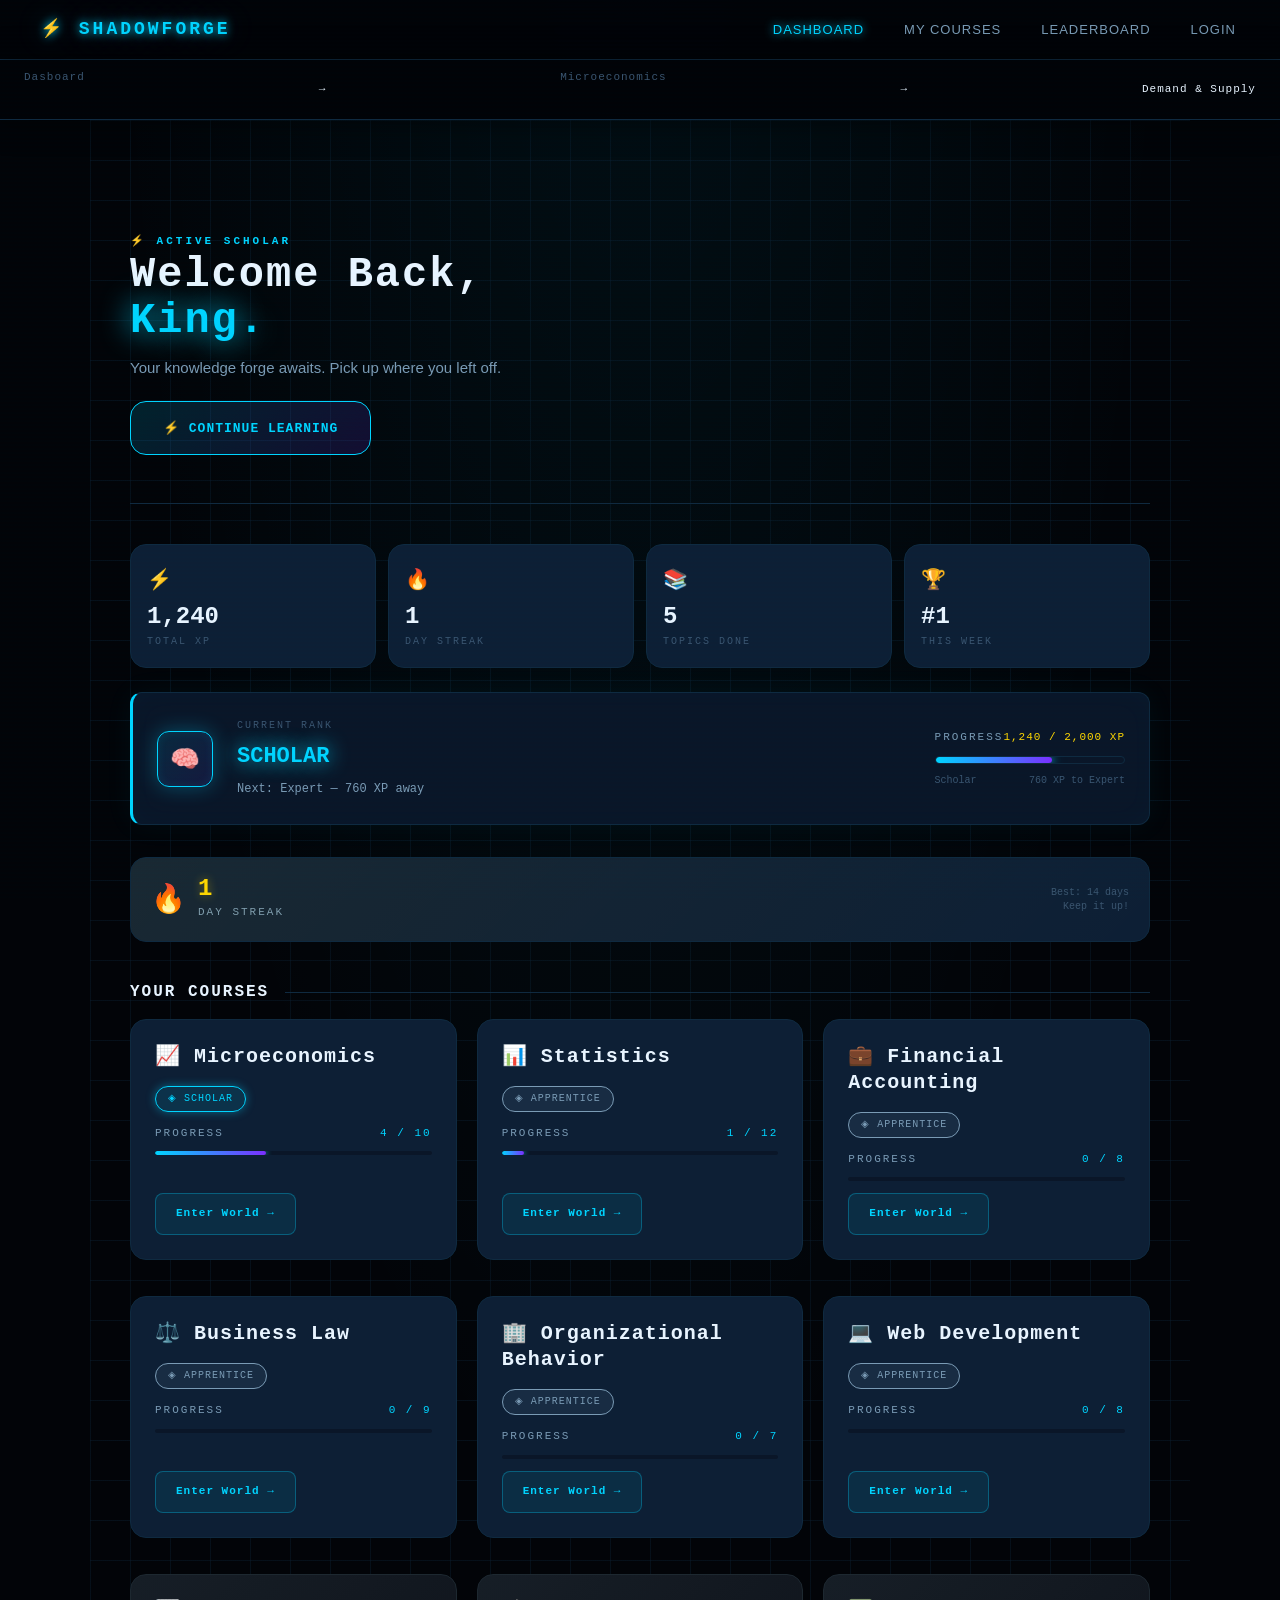
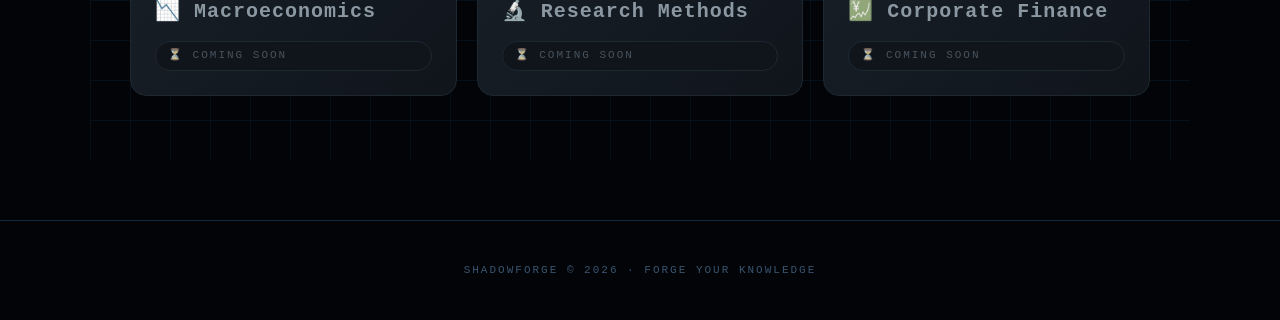
<file: index.html>
<!DOCTYPE html>
<html lang="en">

<head>
  <meta charset="UTF-8">
  <meta name="viewport" content="width=device-width, initial-scale=1.0">

  <!-- Page identity -->
  <title>Dashboard - ShadowForge</title>
  <meta name="description"
    content="ShadowForge - AI-powered gamified learning platform for university students. Earn XP,unlock topics, and master your subjects.">
  <meta name="author" content="King">

  <!-- Browser Styling -->
  <meta name="theme-color" content="#020408">
  <link rel="icon" type="image/x-icon" href="favicon.ico?v=2">

  <!-- Social Sharing -->
  <meta property="og:title" content="ShadowForge - Forge Your Knowledge">
  <meta property="og:description" content="AI-powered gamified learning platform for university students.">
  <meta property="og:type" content="website">
  <meta property="og:url" content="https://shadowforge.com">

  <meta property="twitter:card" content="summary_large_image">
  <meta property="twitter:title" content="ShadowForge - Forge Your Knowledge">
  <meta property="twitter:description" content="AI-powered gamified learning for university students">

  <!-- Stylesheet -->
  <link rel="stylesheet" href="css/style.css">

</head>

<body>

  <!-- Skip link - first thing in body, before nav -->
  <a href="#main-content" id="skip-link">Skip to main content</a>

  <!-- ===== NAVIGATION ===== -->
  <nav>
    <div id="logo">⚡ ShadowForge</div>

    <!-- Hamburger icon — visible on mobile only -->
    <div id="hamburger" aria-label="Open navigation menu">
      <span></span>
      <span></span>
      <span></span>
    </div>

    <!-- Nav links — hidden on mobile, visible on tablet+ -->
    <div id="nav-links">
      <a href="index.html">Dashboard</a>
      <a href="#">My Courses</a>
      <a href="leaderboard.html">Leaderboard</a>
      <a href="login.html">Login</a>
    </div>
  </nav>
  <!-- ==== BREADCRUMB==== -->
  <nav id="breadcrumb">
    <a href="index.html">Dasboard</a>
    <span>→</span>
    <a href="#">Microeconomics</a>
    <span>→</span>
    <span>Demand & Supply</span>

  </nav>



  <!-- ===== MAIN CONTENT ===== -->
  <main>

    <!-- ===== HERO ===== -->
    <section id="hero">
      <div class="text-eyebrow animate-in">⚡ Active Scholar</div>
      <h1 class="animate-in delay-1">
        Welcome Back, <br> <span class="text-neon">King.</span>
      </h1>
      <p class="animate-in delay-2">
        Your knowledge forge awaits. Pick up where you left off.
      </p>
      <button class="btn-primary btn-lg animate-in delay-3">
        ⚡ Continue Learning
      </button>
    </section>

    <!-- ===== STATS GRID ===== -->
    <div class="stats-grid animate-in delay-2">

      <div class="stat-card">
        <div class="stat-card-icon">⚡</div>
        <div class="stat-card-value">1,240</div>
        <div class="stat-card-label">Total XP</div>
      </div>

      <div class="stat-card">
        <div class="stat-card-icon">🔥</div>
        <div class="stat-card-value">7</div>
        <div class="stat-card-label">Day Streak</div>
      </div>

      <div class="stat-card">
        <div class="stat-card-icon">📚</div>
        <div class="stat-card-value">4</div>
        <div class="stat-card-label">Topics Done</div>
      </div>

      <div class="stat-card">
        <div class="stat-card-icon">🏆</div>
        <div class="stat-card-value">#1</div>
        <div class="stat-card-label">This Week</div>
      </div>

    </div>

    <!-- ===== RANK CARD ===== -->
    <div class="rank-card animate-in delay-3">
      <div class="rank-badge">🧠</div>
      <div class="rank-info">
        <div class="rank-label">Current Rank</div>
        <div class="rank-name">SCHOLAR</div>
        <div class="rank-next">Next: Expert</div>
      </div>
      <div class="xp-progress-wrap">
        <div class="xp-progress-header">
          <span class="xp-progress-label">Progress</span>
          <span class="xp-progress-value">1,240 / 2,000 XP</span>
        </div>
        <div class="xp-bar-track">
          <div class="xp-bar-fill" style="width: 62%"></div>
        </div>
        <div class="xp-progress-footer">
          <span>Scholar</span>
          <span>760 XP to Expert</span>
        </div>
      </div>
    </div>

    <!-- ===== STREAK WIDGET ===== -->
    <div class="streak-widget animate-in delay-4">
      <div class="streak-icon">🔥</div>
      <div class="streak-info">
        <div class="streak-count">7</div>
        <div class="streak-label">Day Streak</div>
      </div>
      <div class="streak-best">
        <div style="color: var(--text-dim); font-family: var(--font-mono); font-size: 10px;">
          Best: 14 days
        </div>
        <div style="color: var(--text-dim); font-family: var(--font-mono); font-size: 10px;">
          Keep it up!
        </div>
      </div>
    </div>

    <!-- ===== COURSES ===== -->
    <section id="courses">
      <div class="section-header">
        <h2>YOUR COURSES</h2>
        <div class="section-line"></div>
      </div>
      
        <!-- your existing course cards here -->

        <div class="courses-grid">

          <!-- MICROECONOMICS -->
          <div class="course-card" data-course-id="microeconomics" style="--subject-color: var(--subject-micro-color)">
            <h3>📈 Microeconomics</h3>
            <span class="rank-tag rank-badge-scholar">◈ SCHOLAR</span>
            <div class="topic-progress-wrap">
              <div class="topic-progress-header">
                <span class="topic-progress-label">Progress</span>
                <span class="topic-progress-count">4 / 10</span>
              </div>
              <div class="topic-progress-track">
                <div class="topic-progress-fill" style="width: 40%"></div>
              </div>
            </div>
            <a href="topic.html" class="btn-primary btn-sm">Enter World →</a>
          </div>

          <!-- STATISTICS -->
          <div class="course-card" data-course-id="statistics" style="--subject-color: var(--subject-stats-color)">
            <h3>📊 Statistics</h3>
            <span class="rank-tag rank-badge-apprentice">◈ APPRENTICE</span>
            <div class="topic-progress-wrap">
              <div class="topic-progress-header">
                <span class="topic-progress-label">Progress</span>
                <span class="topic-progress-count">1 / 12</span>
              </div>
              <div class="topic-progress-track">
                <div class="topic-progress-fill" style="width: 10%"></div>
              </div>
            </div>
            <a href="#" class="btn-primary btn-sm">Enter World →</a>
          </div>

          <!-- FINANCIAL ACCOUNTING -->
          <div class="course-card" data-course-id="financial-accounting"
            style="--subject-color: var(--subject-accounting-color)">
            <h3>💼 Financial Accounting</h3>
            <span class="rank-tag rank-badge-apprentice">◈ APPRENTICE</span>
            <div class="topic-progress-wrap">
              <div class="topic-progress-header">
                <span class="topic-progress-label">Progress</span>
                <span class="topic-progress-count">0 / 8</span>
              </div>
              <div class="topic-progress-track">
                <div class="topic-progress-fill" style="width: 0%"></div>
              </div>
            </div>
            <a href="#" class="btn-primary btn-sm">Enter World →</a>
          </div>

          <!-- BUSINESS LAW -->
          <div class="course-card" data-course-id="business-law" style="--subject-color: var(--subject-law-color)">
            <h3>⚖️ Business Law</h3>
            <span class="rank-tag rank-badge-apprentice">◈ APPRENTICE</span>
            <div class="topic-progress-wrap">
              <div class="topic-progress-header">
                <span class="topic-progress-label">Progress</span>
                <span class="topic-progress-count">0 / 9</span>
              </div>
              <div class="topic-progress-track">
                <div class="topic-progress-fill" style="width: 0%"></div>
              </div>
            </div>
            <a href="#" class="btn-primary btn-sm">Enter World →</a>
          </div>

          <!-- ORGANIZATIONAL BEHAVIOR -->
          <div class="course-card" data-course-id="org-behavior" style="--subject-color: var(--subject-org-color)">
            <h3>🏢 Org. Behavior</h3>
            <span class="rank-tag rank-badge-apprentice">◈ APPRENTICE</span>
            <div class="topic-progress-wrap">
              <div class="topic-progress-header">
                <span class="topic-progress-label">Progress</span>
                <span class="topic-progress-count">0 / 7</span>
              </div>
              <div class="topic-progress-track">
                <div class="topic-progress-fill" style="width: 0%"></div>
              </div>
            </div>
            <a href="#" class="btn-primary btn-sm">Enter World →</a>
          </div>

          <!-- COMING SOON CARDS -->
          <div class="course-card coming-soon">
            <h3>📉 Macroeconomics</h3>
            <span class="badge-coming-soon">⏳ Coming Soon</span>
          </div>

          <div class="course-card coming-soon">
            <h3>🔬 Research Methods</h3>
            <span class="badge-coming-soon">⏳ Coming Soon</span>
          </div>

          <div class="course-card coming-soon">
            <h3>💹 Corporate Finance</h3>
            <span class="badge-coming-soon">⏳ Coming Soon</span>
          </div>

        </div>
      </div>
    </section>

  </main>

  

  <!-- ===== FOOTER ===== -->
  <footer>
    <p>ShadowForge &copy; 2026 · Forge Your Knowledge</p>
  </footer>

  <!-- all your Html content -->

  <!-- JS goes at the very bottom - just before the closing body tag -->
   <script src="js/main.js"></script>

</body>

</html>
</file>
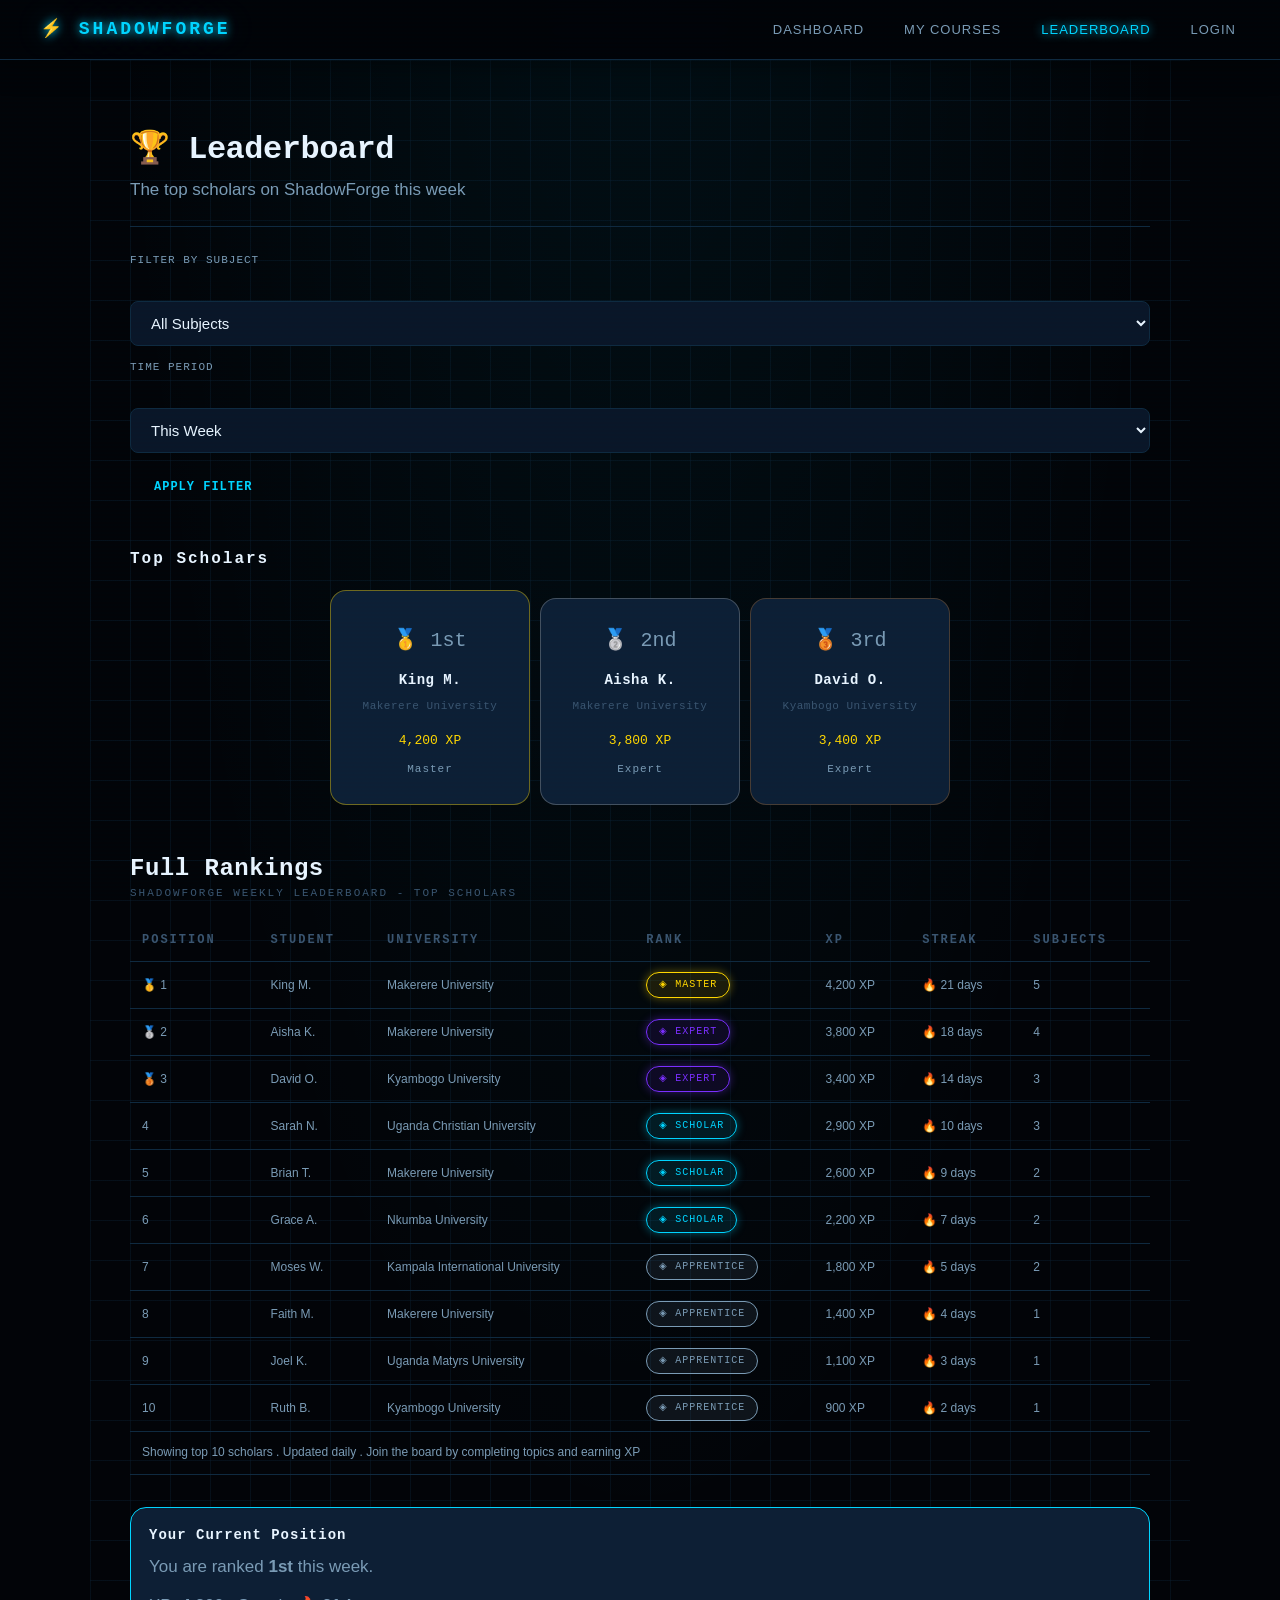
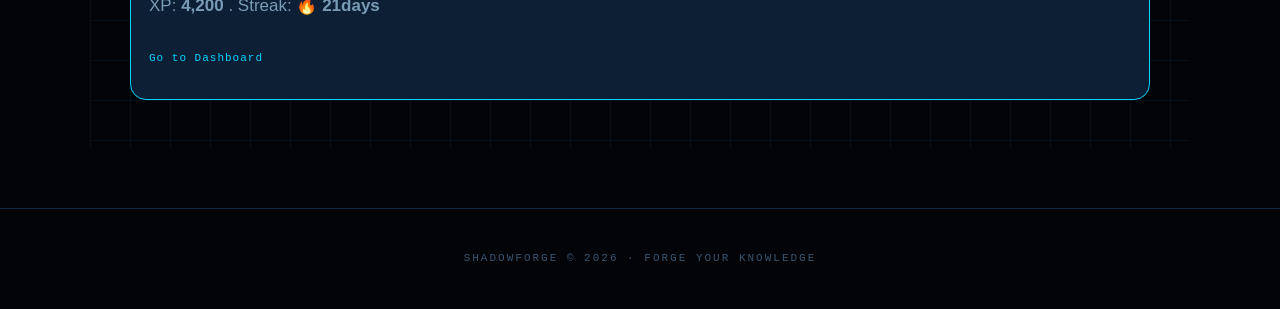
<file: leaderboard.html>
<!DOCTYPE html>
<html lang="en">

<head>
    <meta charset="UTF-8">
    <meta name="viewport" content="width=device-width,initial-scale=1.0">

    <!-- Page identity -->
    <title>Leaderboard - ShadowForge</title>
    <meta name="description"
        content="See the top scholars on ShadowForge. Complete for XP,streaks,and the number one position.">
    <meta name="author" content="King">

    <!-- Browser Styling -->
    <meta name="theme color" content="#020408">
    <link rel="icon" type="image/x-icon" href="favicon.ico?v=2">

    <!-- Social Sharing -->
    <meta property="og:title" content="ShadowForge - Forge Your Knowledge">
    <meta property="og:description" content="AI-powered gamified learning for university students.">
    <meta property="og:type" content="website">
    <meta property="og:url" content="https://shadowforge.com">

    <meta name="twitter:card" content="summary_large_image">
    <meta name="twitter:title" content="ShadowForge - Forge Your Knowledge">
    <meta name="twitter:description" content="AI-powered gamified learning for university students.">

    <!-- Stylesheet -->
    <link rel="stylesheet" href="css/style.css">
</head>

<body>

    <!-- Skip link - first thing in body, before nav -->
    <a href="#main-content" id="skip-link">Skip to main content</a>

    <!-- ==== NAVIGATION ==== -->
    <nav>
        <div id="logo">⚡ ShadowForge</div>

        <!-- Hamburger icon — visible on mobile only -->
        <div id="hamburger" aria-label="Open navigation menu">
            <span></span>
            <span></span>
            <span></span>
        </div>

        <!-- Nav links — hidden on mobile, visible on tablet+ -->
        <div id="nav-links">
            <a href="index.html">Dashboard</a>
            <a href="#">My Courses</a>
            <a href="leaderboard.html">Leaderboard</a>
            <a href="login.html">Login</a>
        </div>
    </nav>

    <!-- ==== MAIN CONTENT ==== -->
    <main id="main-content">

        <!-- Page Header -->
        <header id="page-header">
            <h1>🏆 Leaderboard</h1>
            <p>The top scholars on ShadowForge this week</p>
        </header>

        <!-- Filter Section -->
        <section id="leaderboard-filters">

            <form id="filter-form" action="#" method="GET">

                <div class="form-group">
                    <label for="filter-subject">Filter by Subject</label>
                    <select id="filter-subject" name="subject">
                        <option value="all">All Subjects</option>
                        <option value="micro">Microeconomics</option>
                        <option value="stats">Satistics</option>
                        <option value="accounting">Financial Accounting</option>
                        <option value="law">Business Law</option>
                        <option value="org">Org. Behavior</option>
                    </select>
                </div>

                <div class="form-group">
                    <label for="filter-period">Time Period</label>
                    <select id="filter-period" name="period">
                        <option value="week">This Week</option>
                        <option value="month">This Month</option>
                        <option value="all">All Time</option>
                    </select>
                </div>

                <button type="submit">Apply Filter</button>

            </form>

        </section>

        <!-- Top 3 Podium -->
        <section id="podium">
            <h2>Top Scholars</h2>
            <div id="podium-cards">

                <article class="podium-card" id="first-place">
                    <p class="podium-position">🥇 1st</p>
                    <h3>King M.</h3>
                    <p class="podium-university">Makerere University</p>
                    <p class="podium-xp">4,200 XP</p>
                    <P class="podium-rank">Master</P>
                </article>

                <article class="podium-card" id="second-place">
                    <p class="podium-position">🥈 2nd</p>
                    <h3>Aisha K.</h3>
                    <p class="podium-university">Makerere University</p>
                    <p class="podium-xp">3,800 XP</p>
                    <p class="podium-rank">Expert</p>
                </article>

                <article class="podium-card" id="third-place">
                    <p class="podium-position">🥉 3rd</p>
                    <h3>David O.</h3>
                    <p class="podium-university">Kyambogo University</p>
                    <p class="podium-xp">3,400 XP</p>
                    <p class="podium-rank">Expert</p>
                </article>

            </div>
        </section>

        <!-- Full Leaderboard Table -->

        <h2>Full Rankings</h2>

        <table id="leaderboard-table">
            <caption>ShadowForge Weekly Leaderboard - Top Scholars</caption>




            <thead>
                <tr>
                    <th>Position</th>
                    <th>Student</th>
                    <th>University</th>
                    <th>Rank</th>
                    <th>XP</th>
                    <th>Streak</th>
                    <th>Subjects</th>
                </tr>
            </thead>

            <tbody>

                <tr class="leaderboard-row top-three">
                    <td>🥇 1</td>
                    <td>King M.</td>
                    <td>Makerere University</td>
                    <td><span class="rank-tag rank-badge-master">◈ MASTER</span></td>
                    <td>4,200 XP</td>
                    <td>🔥 21 days</td>
                    <td>5</td>
                </tr>

                <tr class="leaderboard-row top-three">
                    <td>🥈 2</td>
                    <td>Aisha K.</td>
                    <td>Makerere University</td>
                    <td><span class="rank-tag rank-badge-expert">◈ EXPERT</span></td>
                    <td>3,800 XP</td>
                    <td>🔥 18 days</td>
                    <td>4</td>
                </tr>

                <tr class="leaderboard-row top-three">
                    <td>🥉 3</td>
                    <td>David O.</td>
                    <td>Kyambogo University</td>
                    <td><span class="rank-tag rank-badge-expert">◈ EXPERT</span></td>
                    <td>3,400 XP</td>
                    <td>🔥 14 days</td>
                    <td>3</td>
                </tr>

                <tr class="leaderboard-row">
                    <td> 4</td>
                    <td>Sarah N.</td>
                    <td>Uganda Christian University</td>
                    <td><span class="rank-tag rank-badge-scholar">◈ SCHOLAR</span></td>
                    <td>2,900 XP</td>
                    <td>🔥 10 days</td>
                    <td>3</td>
                </tr>

                <tr class="leaderboard-row">
                    <td>5</td>
                    <td>Brian T.</td>
                    <td>Makerere University</td>
                    <td><span class="rank-tag rank-badge-scholar">◈ SCHOLAR</span></td>
                    <td>2,600 XP</td>
                    <td>🔥 9 days</td>
                    <td>2</td>
                </tr>

                <tr class="leaderboard-row">
                    <td>6</td>
                    <td>Grace A.</td>
                    <td>Nkumba University</td>
                    <td><span class="rank-tag rank-badge-scholar">◈ SCHOLAR</span></td>
                    <td>2,200 XP</td>
                    <td>🔥 7 days</td>
                    <td>2</td>
                </tr>

                <tr class="leaderboard-row">
                    <td>7</td>
                    <td>Moses W.</td>
                    <td>Kampala International University</td>
                    <td><span class="rank-tag rank-badge-apprentice">◈ APPRENTICE</span></td>
                    <td>1,800 XP</td>
                    <td>🔥 5 days</td>
                    <td>2</td>
                </tr>

                <tr class="leaderboard-row">
                    <td>8</td>
                    <td>Faith M.</td>
                    <td>Makerere University</td>
                    <td><span class="rank-tag rank-badge-apprentice">◈ APPRENTICE</span></td>
                    <td>1,400 XP</td>
                    <td>🔥 4 days</td>
                    <td>1</td>
                </tr>

                <tr class="leaderboard-row">
                    <td>9</td>
                    <td>Joel K.</td>
                    <td>Uganda Matyrs University</td>
                    <td><span class="rank-tag rank-badge-apprentice">◈ APPRENTICE</span></td>
                    <td>1,100 XP</td>
                    <td>🔥 3 days</td>
                    <td>1</td>
                </tr>

                <tr class="leaderboard-row">
                    <td>10</td>
                    <td>Ruth B.</td>
                    <td>Kyambogo University</td>
                    <td><span class="rank-tag rank-badge-apprentice">◈ APPRENTICE</span></td>
                    <td>900 XP</td>
                    <td>🔥 2 days</td>
                    <td>1</td>
                </tr>

                <!-- <tr class="leaderboard-row">
                    <td>11</td>
                    <td>Nasuuna Y.</td>
                    <td>Makerere University</td>
                    <td>Apprentice</td>
                    <td>800 XP</td>
                    <td>🔥 2 days</td>
                    <td>1</td>
                </tr>

                <tr class="leaderboard-row">
                    <td>12</td>
                    <td>Joyce A.</td>
                    <td>Makerere University</td>
                    <td>Apprentice</td>
                    <td>600 XP</td>
                    <td>🔥 1 day</td>
                    <td>1</td>
                </tr>

                <tr class="leaderboard-row">
                    <td>13</td>
                    <td>Tabitha A.</td>
                    <td>Makerere University</td>
                    <td>Apprentice</td>
                    <td>400 XP</td>
                    <td>🔥 1 day</td>
                    <td>1</td>
                </tr>
 -->

            </tbody>

            <tfoot>
                <tr>
                    <td colspan="7">
                        Showing top 10 scholars . Updated daily .
                        Join the board by completing topics and earning XP
                    </td>
                </tr>
            </tfoot>

        </table>

        </section>

        <!-- Your Position -->
        <section id="your-position">
            <h2>Your Current Position</h2>
            <p>You are ranked <strong>1st</strong> this week.</p>
            <p>XP: <strong>4,200</strong> . Streak: <strong>🔥 21days</strong></p>
            <a href="index.html">Go to Dashboard</a>
        </section>

    </main>

    <!-- ==== FOOTER ==== -->
    <footer>
        <p>ShadowForge &copy; 2026 &middot; Forge Your Knowledge</p>
    </footer>

    <!-- all your Html content -->

  <!-- JS goes at the very bottom - just before the closing body tag -->
   <script src="js/main.js"></script>
</body>

</html>
</file>
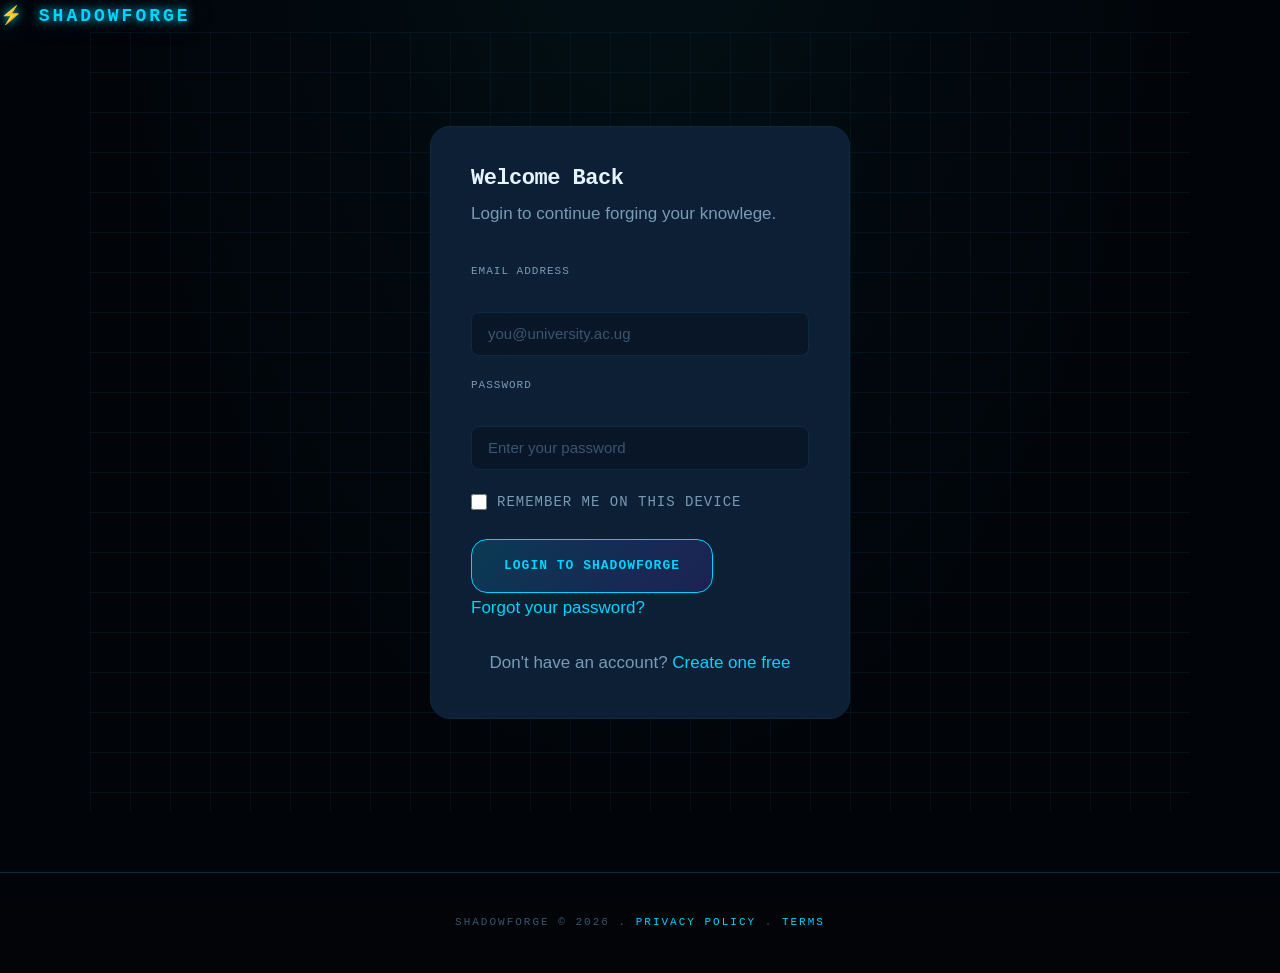
<file: login.html>
<!DOCTYPE html>
<html lang="en">

<head>
    <meta charset="UTF-8">
    <meta name="viewport" content="width=device-width, initial-scale=1.0">

    <!-- Page identity -->
    <title>Login - ShadowForge</title>
    <meta name="description" content="Login to ShadowForge and continue your learning journey.">
    <meta name="author" content="King">

    <!-- Browser Styling -->
    <meta name="theme-color" content="#020408">
    <link rel="icon" type="image/x-icon" href="favicon.ico?v=2">

    <!-- Social Sharing -->
    <meta property="og:title" content="ShadowForge - Forge Your Knowledge">
    <meta property="og:description" content="AI-powered gamified learning for university students.">
    <meta property="og:type" content="website">
    <meta property="og:url" content="https://shadowforge.com">

    <meta name="twitter:card" content="summary_large_image">
    <meta name="twitter:title" content="ShadowForge - Forge Your Knowledge">
    <meta name="twitter:description" content="AI-powered gamified learning for university students.">

    <!-- Stylesheet -->
    <link rel="stylesheet" href="css/style.css">

</head>

<body>

    <!-- ==== MINIMAL HEADER - no full nav on auth pages ==== -->
    <header id="auth-header">
        <a href="index.html">
            <div id="logo">⚡ ShadowForge</div>
        </a>
    </header>

    <!-- ==== MAIN - centered login form ==== -->
    <main id="auth-main">

        <section id="login-box">

            <div id="login-heading">
                <h1>Welcome Back</h1>
                <p>Login to continue forging your knowlege.</p>
            </div>

            <form id="login-form" action="#" method="POST">

                <!-- Email Field -->
                <div class="form-group">
                    <label for="login-email">Email Address</label>
                    <input type="email" id="login-email" name="email" placeholder="you@university.ac.ug" required
                        autocomplete="email">
                </div>

                <!-- Password Field -->
                <div class="form-group">
                    <label for="login-password">Password</label>
                    <input type="password" id="login-password" name="password" placeholder="Enter your password"
                        minlength="8" required autocomplete="current-password">
                </div>

                <!-- Remember Me -->
                <div class="form-group" id="remember-row">
                    <label id="remember-label">
                        <input type="checkbox" name="remember" value="yes">
                        Remember me on this device
                    </label>
                </div>

                <!-- Submit -->
                <button type="submit" id="login-btn" class="btn-primary btn-lg">
                    Login to ShadowForge
                </button>
                <!-- Forgot Password -->
                <p id="forgot-password">
                    <a href="#">Forgot your password?</a>
                </p>

            </form>

            <!-- Switch to Signup -->
            <div id="auth-switch">
                <p>Don't have an account? <a href="signup.html">Create one free</a></p>
            </div>

        </section>

    </main>

    <!-- ==== MINIMAL FOOTER ==== -->
    <footer id="auth-footer">
        <p>ShadowForge &copy; 2026 . <a href="#">Privacy Policy</a> . <a href="#">Terms</a></p>
    </footer>
    <!-- all your Html content -->

  <!-- JS goes at the very bottom - just before the closing body tag -->
   <script src="js/main.js"></script>
</body>

</html>
</file>
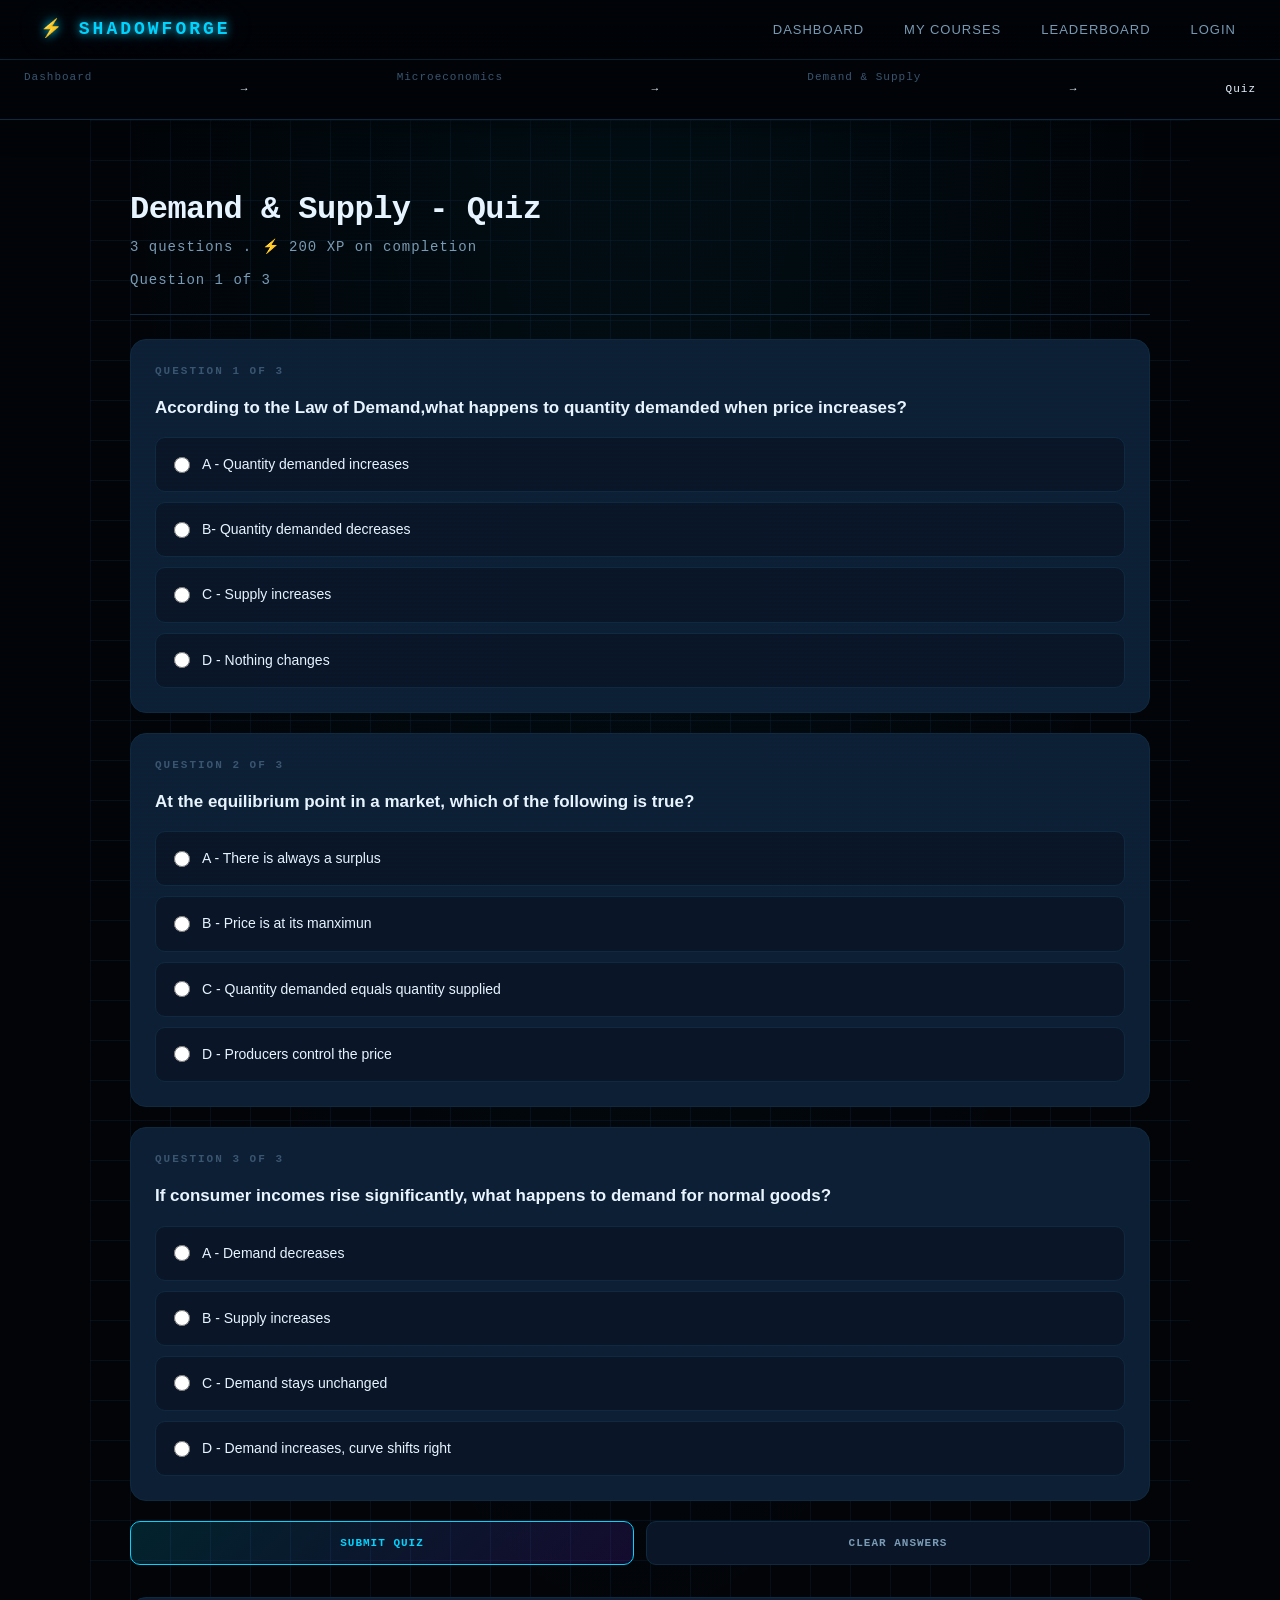
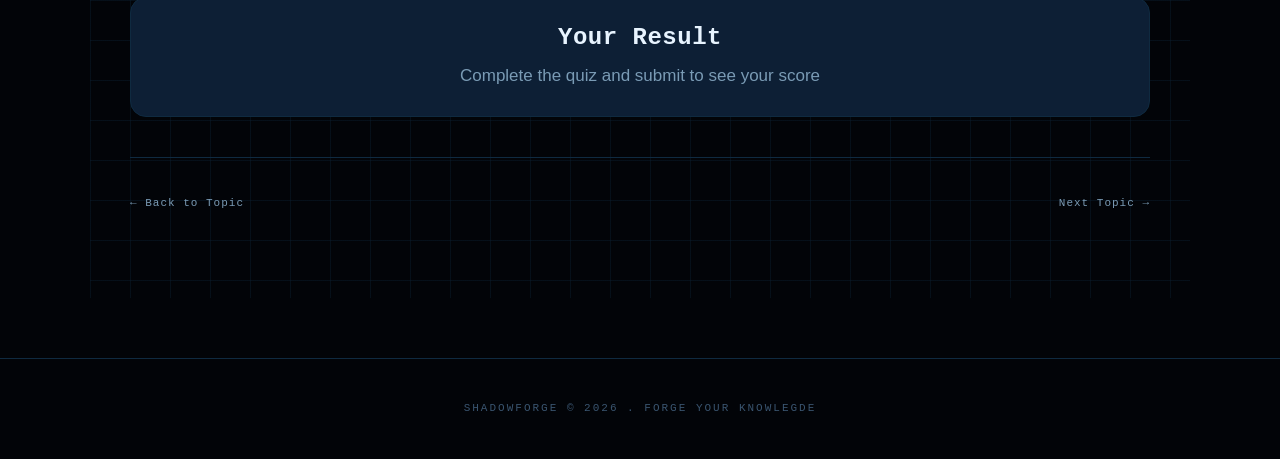
<file: quiz.html>
<!DOCTYPE html>
<html lang="en">

<head>
    <meta charset="UTF-8">
    <meta name="viewport" content="width=device-width,initial-scale=1.0">
    <title>Quiz - Demand & Supply - ShadowForge</title>
    <meta name="description"
        content="Test your knowledge of Demand and Supply. Earn XP and unlock your next topic on ShadowForge.">

    <!-- Browser Styling -->
    <meta name="theme-color" content="#020408">
    <link rel="icon" type="image/x-icon" href="favicon.ico?v=2">

    <!-- Social Sharing -->
    <meta property="og:title" content="ShadowForge - Forge Your Knowledge">
    <meta property="og:description" content="AI-powered gamified learning for university students.">
    <meta property="og:type" content="website">
    <meta property="og:url" content="https://shadowforge.com">

    <meta name="twitter:card" content="summary_large_image">
    <meta name="twitter:title" content="ShadowForge - Forge Your Knowledge">
    <meta name="twitter:description" content="AI-powered gamified learning for university students.">

    <!-- Stylesheet -->
    <link rel="stylesheet" href="css/style.css">
</head>

<body>

    <!-- Skip link - first thing in body, before nav -->
    <a href="#main-content" id="skip-link">Skip to main content</a>

    <!-- ==== NAVIGATION ==== -->
    <nav>
        <div id="logo">⚡ ShadowForge</div>

        <!-- Hamburger icon — visible on mobile only -->
        <div id="hamburger" aria-label="Open navigation menu">
            <span></span>
            <span></span>
            <span></span>
        </div>

        <!-- Nav links — hidden on mobile, visible on tablet+ -->
        <div id="nav-links">
            <a href="index.html">Dashboard</a>
            <a href="#">My Courses</a>
            <a href="leaderboard.html">Leaderboard</a>
            <a href="login.html">Login</a>
        </div>
    </nav>

    <!-- ==== BREADCRUMB ==== -->
    <nav id="breadcrumb">
        <a href="index.html">Dashboard</a>
        <span>→</span>
        <a href="#">Microeconomics</a>
        <span>→</span>
        <a href="topic.html">Demand & Supply</a>
        <span>→</span>
        <span>Quiz</span>
    </nav>

    <!-- ==== MAIN CONTENT ==== -->
    <main id="main-content">

        <!-- Quiz Header -->
        <header id="quiz-header">
            <h1>Demand & Supply - Quiz</h1>
            <p>3 questions . ⚡ 200 XP on completion</p>
            <p id="quiz-progress">Question 1 of 3</p>
        </header>

        <!-- ==== QUIZ FORM ==== -->
        <form id="quiz-form">

            <!-- QUESTION 1 -->
            <article class="quiz-question" id="question-1">

                <h2>Question 1 of 3</h2>
                <p>
                    According to the Law of Demand,what happens to
                    quantity demanded when price increases?
                </p>

                <div class="answer-options">

                    <label>
                        <input type="radio" name="q1" value="A" required>
                        A - Quantity demanded increases
                    </label>

                    <label>
                        <input type="radio" name="q1" value="B">
                        B- Quantity demanded decreases
                    </label>

                    <label>
                        <input type="radio" name="q1" value="C">
                        C - Supply increases
                    </label>

                    <label>
                        <input type="radio" name="q1" value="D">
                        D - Nothing changes
                    </label>
                </div>

            </article>

            <!-- QUESTION 2 -->
            <article class="quiz-question" id="question-2">

                <h2>Question 2 of 3</h2>
                <p>
                    At the equilibrium point in a market, which of the following is true?
                </p>

                <div class="answer-options">

                    <label>
                        <input type="radio" name="q2" value="A" required>
                        A - There is always a surplus
                    </label>

                    <label>
                        <input type="radio" name="q2" value="B">
                        B - Price is at its manximun
                    </label>

                    <label>
                        <input type="radio" name="q2" value="C">
                        C - Quantity demanded equals quantity supplied
                    </label>

                    <label>
                        <input type="radio" name="q2" value="D">
                        D - Producers control the price
                    </label>

                </div>

            </article>


            <!-- QUESTION 3 -->
            <article class="quiz-question" id="question-3">

                <h2>Question 3 of 3</h2>
                <P>
                    If consumer incomes rise significantly, what happens
                    to demand for normal goods?
                </P>

                <div class="answer-options">

                    <label>
                        <input type="radio" name="q3" value="A" required>
                        A - Demand decreases
                    </label>

                    <label>
                        <input type="radio" name="q3" value="B">
                        B - Supply increases
                    </label>

                    <label>
                        <input type="radio" name="q3" value="C">
                        C - Demand stays unchanged
                    </label>

                    <label>
                        <input type="radio" name="q3" value="D">
                        D - Demand increases, curve shifts right
                    </label>

                </div>

            </article>

            <!-- QUESTION 4
            <article class="quiz-question" id="question-4">

                <h2>Question 4 of 4 </h2>
                <p>
                    According to the Law of supply, what happens to quantity
                    supplied when the price of a good increases?
                </p>

                <div class="answer-options">

                    <label>
                        <input type="radio" name="q4" value="A" required>
                        A - Quantity supplied decreases
                    </label>

                    <label>
                        <input type="radio" name="q4" value="B">
                        B - Demand increases
                    </label>

                    <label>
                        <input type="radio" name="q4" value="C">
                        C - Quantity supplied increases
                    </label>

                    <label>
                        <input type="radio" name="q4" value="D">
                        D - Supply remains unchanged
                    </label>

                </div> -->

            <!-- </article> -->

            <!-- Quiz actions -->
            <div id="quiz-actions">
                <button type="submit" class="btn-primary">
                    Submit Quiz
                </button>
                <button type="reset" class="btn-secondary">
                    Clear Answers
                </button>
            </div>

            <!-- RESULT AREA -->
            <section id="quiz-result">
                <h2>Your Result</h2>
                <p>Complete the quiz and submit to see your score</p>
            </section>

        </form>

        <!-- Topic Navigation -->
        <section id="topic-navigation">
            <a href="topic.html">← Back to Topic</a>
            <a href="#">Next Topic →</a>
        </section>

    </main>

    <!-- ==== FOOTER ==== -->
    <footer>
        <p>ShadowForge &copy; 2026 . Forge Your Knowlegde</p>
    </footer>

    <!-- all your Html content -->

  <!-- JS goes at the very bottom - just before the closing body tag -->
   <script src="js/main.js"></script>
</body>

</html>
</file>
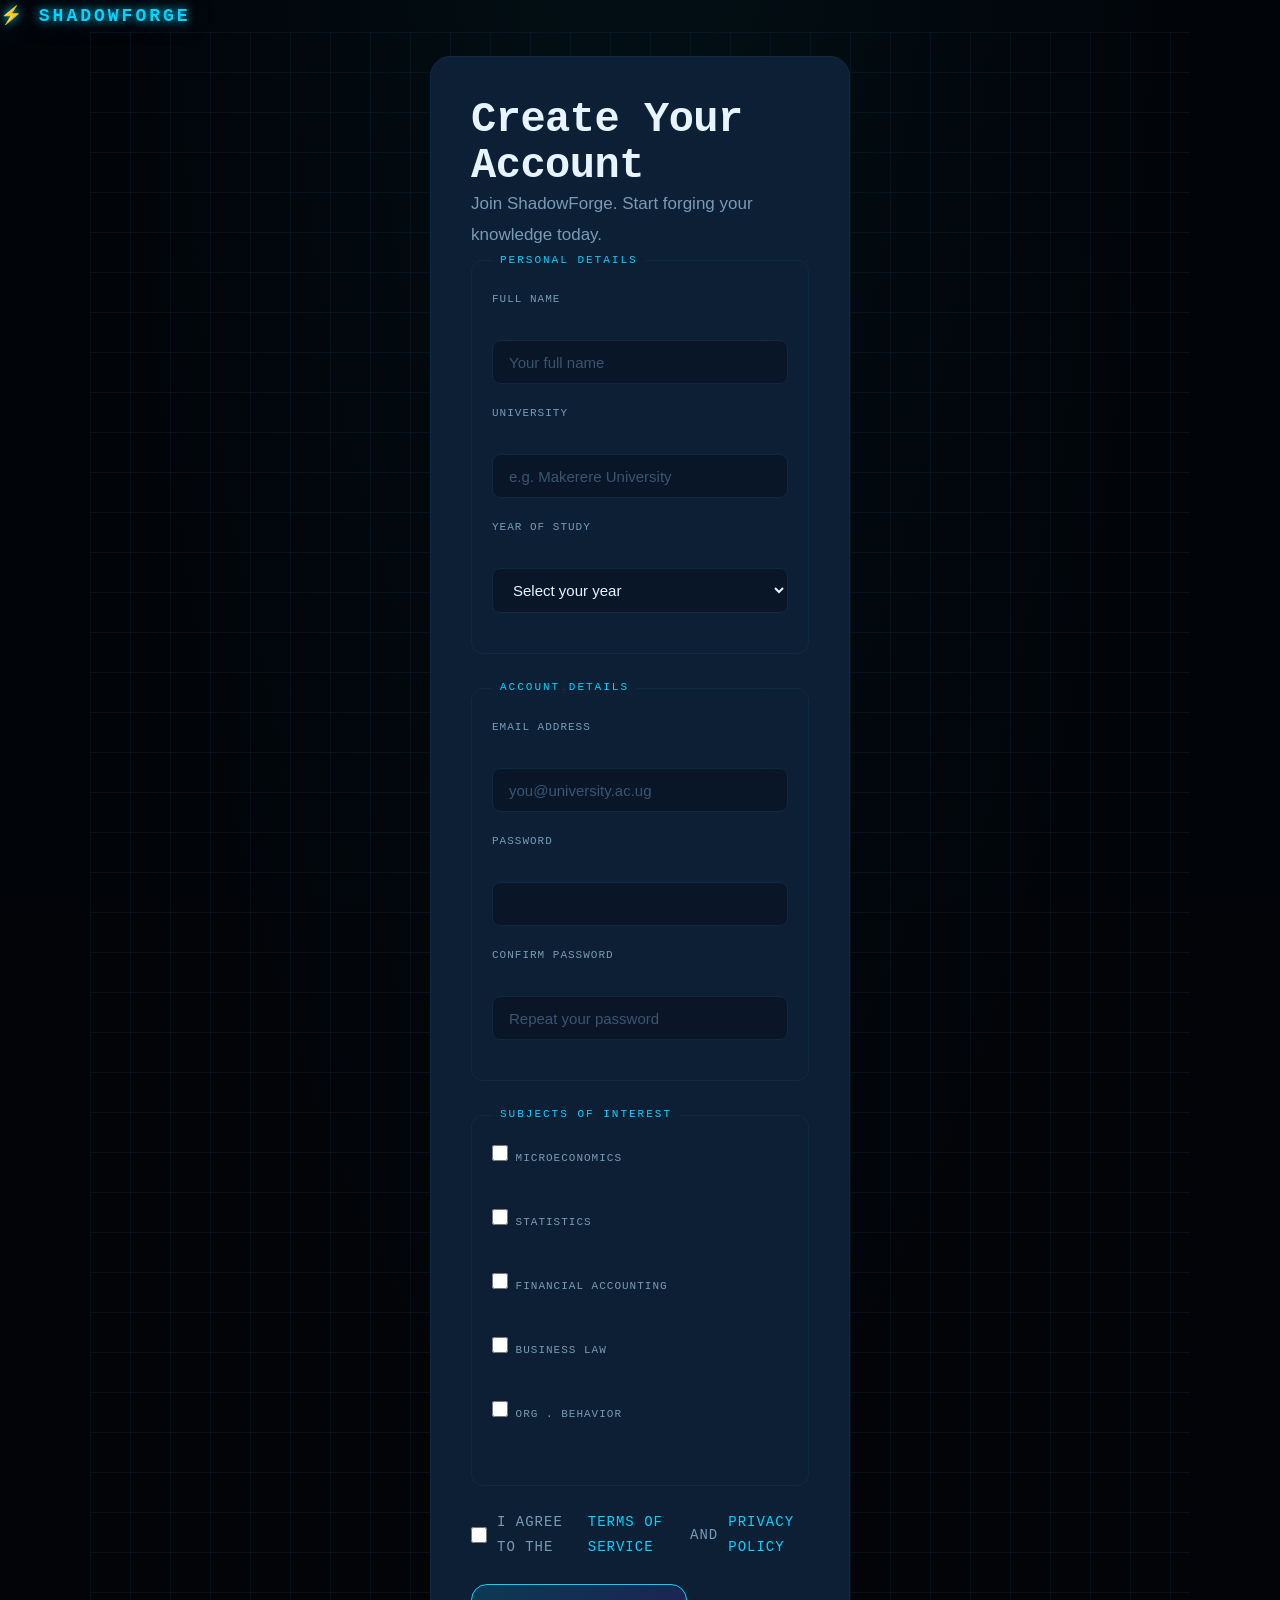
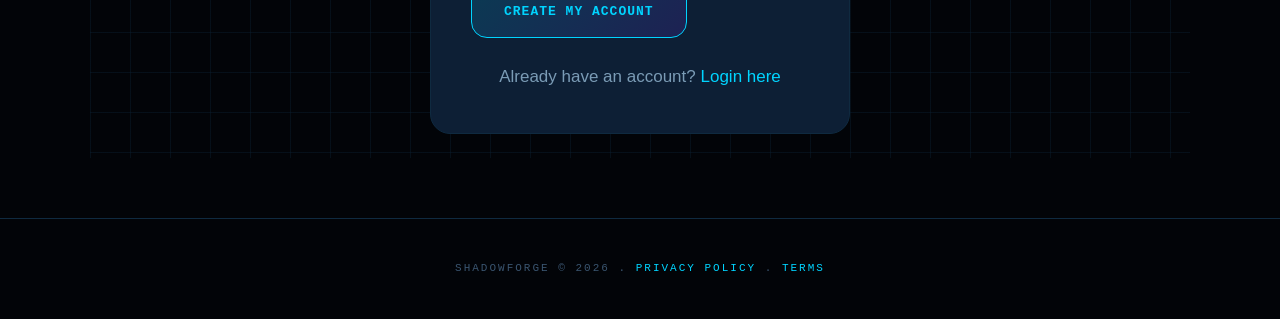
<file: signup.html>
<!DOCTYPE html>
<html lang="en">

<head>
    <meta charset="UTF-8">
    <meta name="viewport" content="width=device-width, initial-scale=1.0">
    <title>Create Account - ShadowForge</title>
    <meta name="description" content="Create your free ShadowForge account and start forging your knowledge today.">

    <!-- Browser Styling -->
    <meta name="theme-color" content="#020408">
    <link rel="icon" type="image/x-icon" href="favicon.ico?v=2">

    <!-- Social Sharing -->
    <meta property="og:title" content="ShadowForge - Forge Your Knowledge">
    <meta property="og:description" content="AI-powered gamified learning for university students.">
    <meta property="og:type" content="website">
    <meta property="og:url" content="https://shadowforge.com">

    <meta name="twitter:card" content="summary_large_image">
    <meta name="twitter:title" content="ShadowForge - Forge Your Knowledge">
    <meta name="twitter:description" content="AI-powered gamified learning for university students.">

    <!-- Stylesheet -->
    <link rel="stylesheet" href="css/style.css">
</head>

<body>

    <!-- ==== MINIMAL HEADER ==== -->
    <header id="auth-header">
        <a href="index.html">
            <div id="logo">⚡ ShadowForge</div>
        </a>
    </header>

    <!-- ==== MAIN - centered signup form ==== -->
    <main id="auth-main">

        <section id="signup-box">

            <div id="signup-headng">
                <h1>Create Your Account</h1>
                <p>Join ShadowForge. Start forging your knowledge today.</p>
            </div>

            <form id="signup-form" action="#" method="POST">

                <fieldset>
                    <legend>Personal Details</legend>

                    <!-- Full Name -->
                    <div class="form-group">
                        <label for="full-name">Full Name</label>
                        <input type="text" id="full-name" name="fullname" placeholder="Your full name" minlength="2"
                            required autocomplete="name">
                    </div>

                    <!-- University -->
                    <div class="form-group">
                        <label for="university">University</label>
                        <input type="text" id="university" name="university" placeholder="e.g. Makerere University"
                            required>
                    </div>

                    <!-- Year of Study -->
                    <div class="form-group">
                        <label for="year">Year of Study</label>
                        <select id="year" name="year" required>
                            <option value="">Select your year</option>
                            <option value="1">Year 1</option>
                            <option value="2">Year 2</option>
                            <option value="3">Year 3</option>
                            <option value="4">Year 4</option>
                            <option value="5">Year 5</option>
                        </select>
                    </div>

                </fieldset>

                <fieldset>
                    <legend>Account Details</legend>

                    <!-- Email -->
                    <div class="form-group">
                        <label for="signup-email">Email Address</label>
                        <input type="email" id="signup-email" name="email" placeholder="you@university.ac.ug" required
                            autocomplete="email">
                    </div>

                    <!--  Password -->
                    <div class="form-group">
                        <label for="signup-password">Password</label>
                        <input type="password" id="signup-password" name="password" paceholder="Minimum 8 characters"
                            minlength="8" required autocomplete="new-password">
                    </div>

                    <!-- Confirm Password -->
                    <div class="form-group">
                        <label for="confirm-password">Confirm Password</label>
                        <input type="password" id="confirm-password" name="confirm_password"
                            placeholder="Repeat your password" minlength="8" required autocomplete="new-password">
                    </div>

                </fieldset>

                <!-- Course interest -->
                <fieldset>
                    <legend>Subjects of interest</legend>

                    <div class="form-group">
                        <label>
                            <input type="checkbox" name="subjects" value="microeconomics">
                            Microeconomics
                        </label>
                    </div>

                    <div class="form-group">
                        <label>
                            <input type="checkbox" name="subjects" value="statistics">
                            Statistics
                        </label>
                    </div>

                    <div class="form-group">
                        <label>
                            <input type="checkbox" name="subjects" value="Financial Accounting">
                            Financial Accounting
                        </label>
                    </div>

                    <div class="form-group">
                        <label>
                            <input type="checkbox" name="subjects" value="business-law">
                            Business Law
                        </label>
                    </div>

                    <div class="form-group">
                        <label>
                            <input type="checkbox" name="subjects" value="Org . behavior">
                            Org . behavior
                        </label>
                    </div>
                </fieldset>

                <!-- Terms Agreement -->
                <div class="form-group" id="terms-row">
                    <label id="terms-label">
                        <input type="checkbox" name="terms" value="agreed" required>
                        I agree to the
                        <a href="#">Terms of Service</a>
                        and
                        <a href="#">Privacy Policy</a>
                    </label>
                </div>

                <!-- Submit -->
                <button type="submit" id="signup-btn" class="btn-primary btn-lg">
                    Create My Account
                </button>

            </form>

            <!-- Switch to Login -->
            <div id="auth-switch">
                <p>Already have an account? <a href=login.html>Login here</a></p>
            </div>

        </section>
    </main>

    <!-- ==== MINIMAL FOOTER ==== -->
    <footer id="auth-footer">
        <p>ShadowForge &copy; 2026 . <a href=>Privacy Policy</a> . <a href="#">Terms</a></p>
    </footer>
    <!-- all your Html content -->

  <!-- JS goes at the very bottom - just before the closing body tag -->
   <script src="js/main.js"></script>
</body>

</html>
</file>
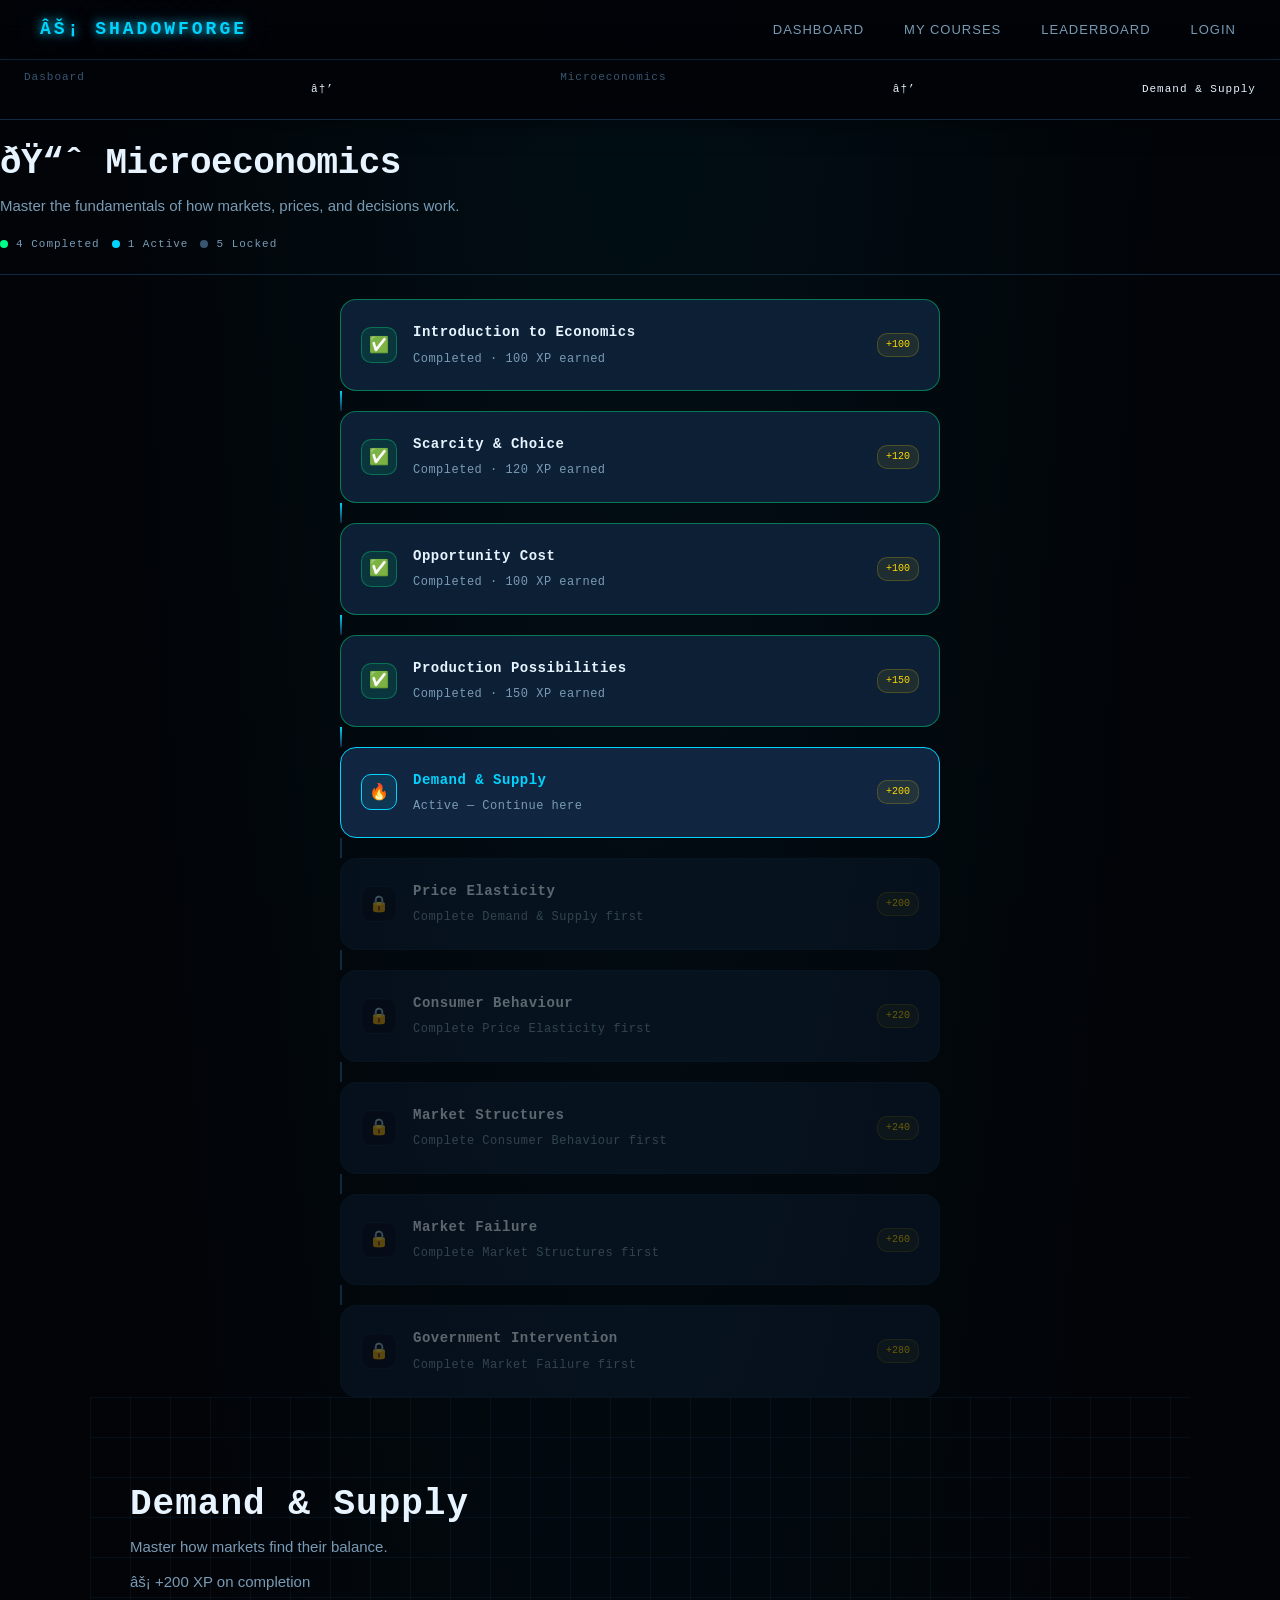
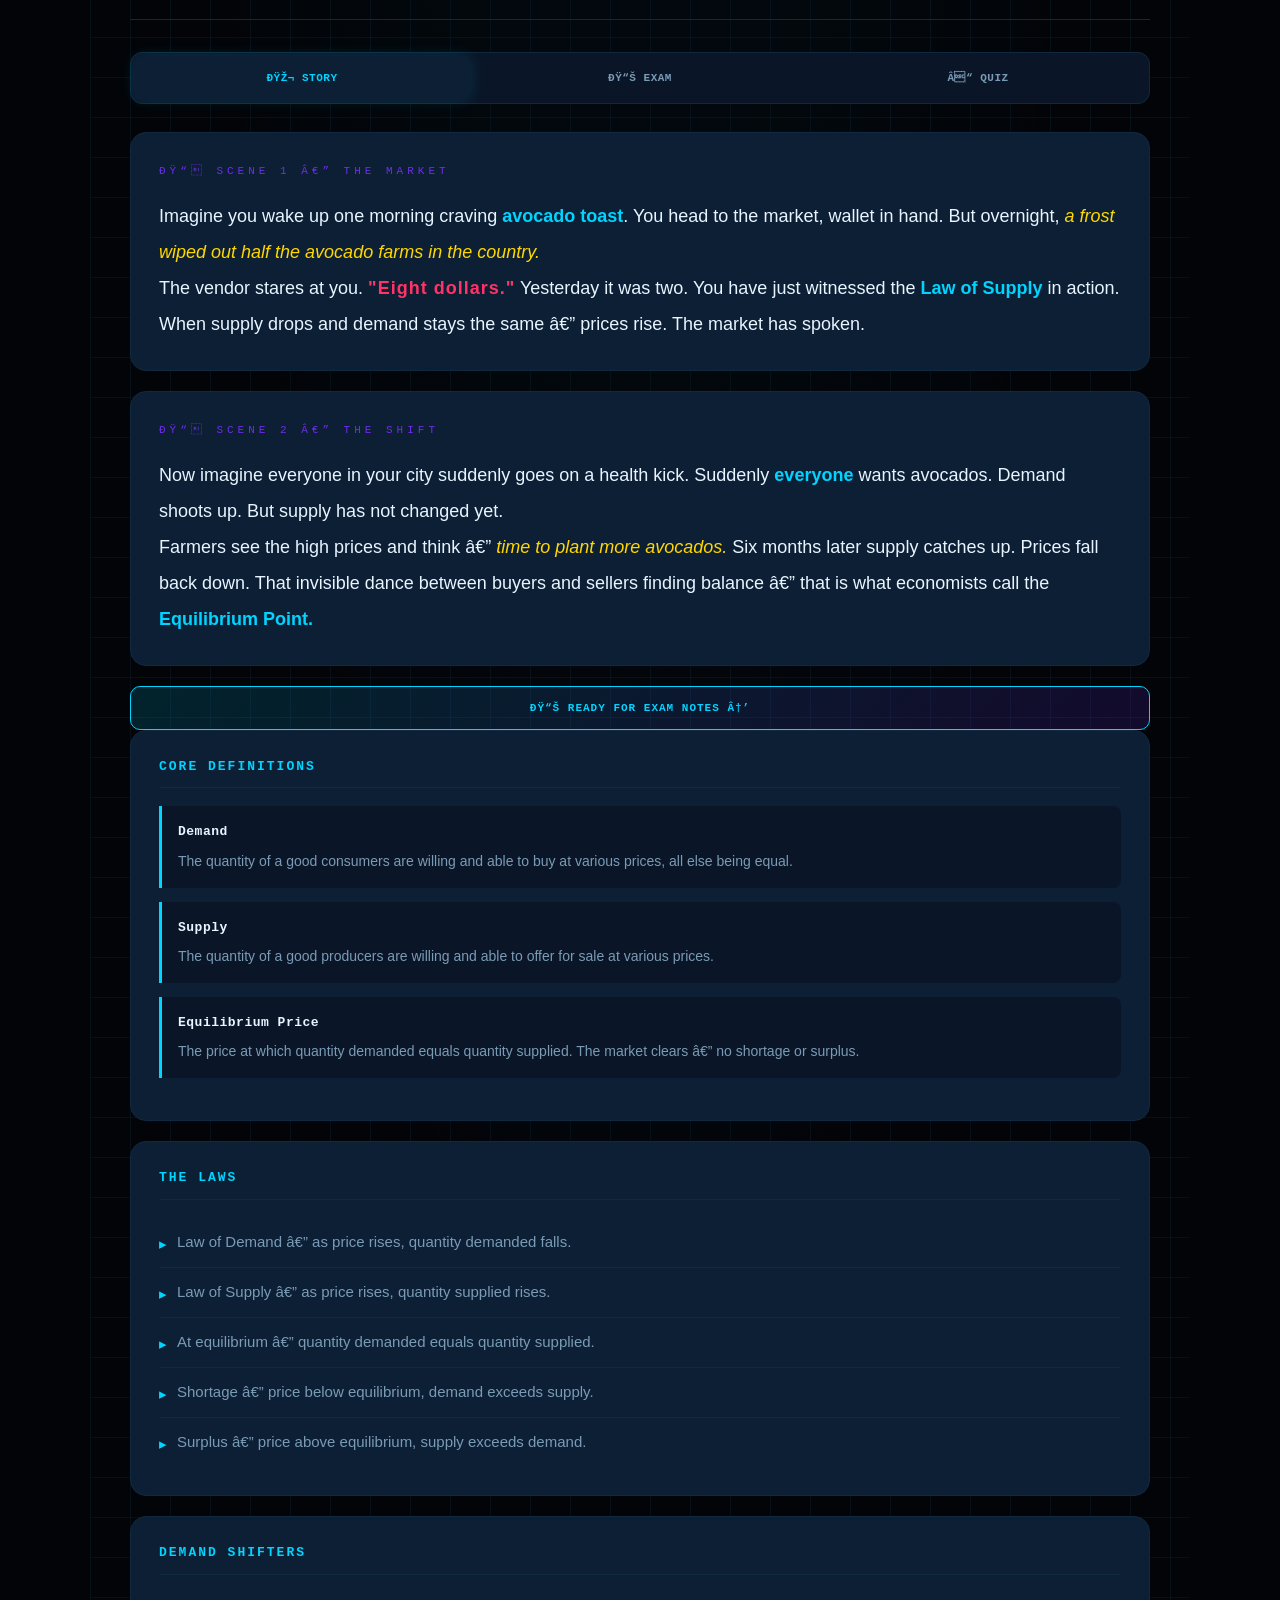
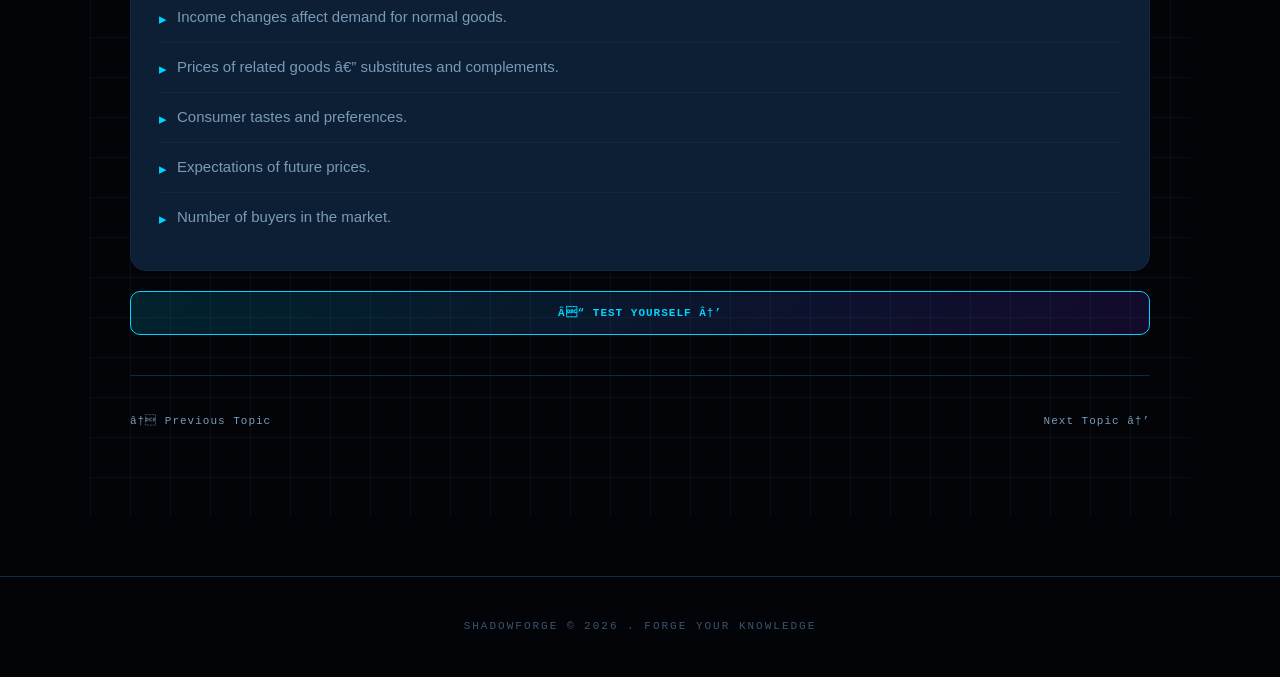
<file: topic.html>
<!DOCTYPE html>
<html lang="en">

<head>
    <meta charset="UTF">
    <meta name="viewport" content="width=device-width,initial-scale=1.0">
    <title>Demand & Supply - Microeconomics - ShadowForge</title>
    <meta name="description"
        content="Master Demand and Supply through story mode, exam notes, and interactive quizzes on ShadowForge.">

    <!-- Browser Styling -->
    <meta name="theme-color" content="#020408">
    <link rel="icon" type="image/x-icon" href="favicon.ico?v=2">

    <!-- Social Sharing -->
    <meta property="og:title" content="ShadowForge - Forge Your Knowledge">
    <meta property="og:description" content="AI-powered gamified learning for university students.">
    <meta property="og:type" content="website">
    <meta property="og:url" content="https://shadowforge.com">

    <meta name="twitter:card" content="summary_large_image">
    <meta name="twitter:title" content="ShadowForge - Forge Your Knowledge">
    <meta name="twitter:description" content="AI-powered gamified learning for university students.">

    <!-- Stylesheet -->
    <link rel="stylesheet" href="css/style.css">
</head>

<body>

    <!-- Skip link - first thing in body, before nav -->
    <a href="#main-content" id="skip-link">Skip to main content</a>

    <!--==== NAVIGATION==== -->
    <nav>
        <div id="logo">⚡ ShadowForge</div>

        <!-- Hamburger icon — visible on mobile only -->
        <div id="hamburger" aria-label="Open navigation menu">
            <span></span>
            <span></span>
            <span></span>
        </div>

        <!-- Nav links — hidden on mobile, visible on tablet+ -->
        <div id="nav-links">
            <a href="index.html">Dashboard</a>
            <a href="#">My Courses</a>
            <a href="leaderboard.html">Leaderboard</a>
            <a href="login.html">Login</a>
        </div>
    </nav>
    <!-- ==== BREADCRUMB==== -->
    <nav id="breadcrumb">
        <a href="index.html">Dasboard</a>
        <span>→</span>
        <a href="#">Microeconomics</a>
        <span>→</span>
        <span>Demand & Supply</span>
    </nav>

    <!-- ==== MAIN CONTENT==== -->






    <!-- ===== TOPIC JOURNEY MAP ===== -->
    <section id="topic-map">

        <div class="subject-header">
            <h1>📈 Microeconomics</h1>
            <p>Master the fundamentals of how markets, prices, and decisions work.</p>
            <div class="subject-stats">
                <div class="stat-item">
                    <div class="stat-dot" style="background:#00ff88"></div>
                    4 Completed
                </div>
                <div class="stat-item">
                    <div class="stat-dot" style="background:#00d4ff"></div>
                    1 Active
                </div>
                <div class="stat-item">
                    <div class="stat-dot" style="background:#3a5570"></div>
                    5 Locked
                </div>
            </div>
        </div>

        <div class="topic-path">



            <div class="topic-node-wrap">
                <div class="topic-node completed-node">
                    <div class="node-icon done">✅</div>

                    <div class="node-info">
                        <div class="node-title">Introduction to Economics</div>
                        <div class="node-meta">Completed · 100 XP earned</div>
                    </div>
                    <div class="node-xp">+100</div>
                </div>
            </div>
            <div class="connector"></div>

            <div class="topic-node-wrap">
                <div class="topic-node completed-node">
                    <div class="node-icon done">✅</div>
                    <div class="node-info">
                        <div class="node-title">Scarcity &amp; Choice</div>
                        <div class="node-meta">Completed · 120 XP earned</div>
                    </div>
                    <div class="node-xp">+120</div>
                </div>
            </div>
            <div class="connector"></div>

            <div class="topic-node-wrap">
                <div class="topic-node completed-node">
                    <div class="node-icon done">✅</div>
                    <div class="node-info">
                        <div class="node-title">Opportunity Cost</div>
                        <div class="node-meta">Completed · 100 XP earned</div>
                    </div>
                    <div class="node-xp">+100</div>
                </div>
            </div>
            <div class="connector"></div>

            <div class="topic-node-wrap">
                <div class="topic-node completed-node">
                    <div class="node-icon done">✅</div>
                    <div class="node-info">
                        <div class="node-title">Production Possibilities</div>
                        <div class="node-meta">Completed · 150 XP earned</div>
                    </div>
                    <div class="node-xp">+150</div>
                </div>
            </div>
            <div class="connector"></div>

            <div class="topic-node-wrap">
                <div class="topic-node active-node">
                    <div class="node-icon active">🔥</div>
                    <div class="node-info">
                        <div class="node-title">Demand &amp; Supply</div>
                        <div class="node-meta">Active — Continue here</div>
                    </div>
                    <div class="node-xp">+200</div>
                </div>
            </div>
            <div class="connector locked"></div>

            <div class="topic-node-wrap">
                <div class="topic-node locked-node">
                    <div class="node-icon locked">🔒</div>
                    <div class="node-info">
                        <div class="node-title">Price Elasticity</div>
                        <div class="node-meta">Complete Demand &amp; Supply first</div>
                    </div>
                    <div class="node-xp">+200</div>
                </div>
            </div>
            <div class="connector locked"></div>

            <div class="topic-node-wrap">
                <div class="topic-node locked-node">
                    <div class="node-icon locked">🔒</div>
                    <div class="node-info">
                        <div class="node-title">Consumer Behaviour</div>
                        <div class="node-meta">Locked</div>
                    </div>
                    <div class="node-xp">+220</div>
                </div>
            </div>



            <div class="connector locked"></div>

            <div class="topic-node-wrap">
                <div class="topic-node locked-node">
                    <div class="node-icon locked">🔒</div>
                    <div class="node-info">
                        <div class="node-title">Market Structures</div>
                        <div class="node-meta">Locked</div>
                    </div>
                    <div class="node-xp">+240</div>
                </div>
            </div>
            <div class="connector locked"></div>

            <div class="topic-node-wrap">
                <div class="topic-node locked-node">
                    <div class="node-icon locked">🔒</div>
                    <div class="node-info">
                        <div class="node-title">Market Failure</div>
                        <div class="node-meta">Locked</div>
                    </div>
                    <div class="node-xp">+260</div>
                </div>
            </div>
            <div class="connector locked"></div>

            <div class="topic-node-wrap">
                <div class="topic-node locked-node">
                    <div class="node-icon locked">🔒</div>
                    <div class="node-info">
                        <div class="node-title">Government Intervention</div>
                        <div class="node-meta">Locked</div>
                    </div>
                    <div class="node-xp">+280</div>
                </div>
            </div>
        </div>

    </section>

    <main id="main-content">

        <!-- Topic Header -->
        <header id="topic-header">
            <h1>Demand & Supply</h1>
            <p>Master how markets find their balance.</p>
            <p>⚡ +200 XP on completion</p>
        </header>


        <!-- ===== MODE TABS ===== -->
        <div id="mode-tabs">
            <button class="mode-tab active" data-tab="story">
                🎬 Story
            </button>
            <button class="mode-tab" data-tab="exam">
                📚 Exam
            </button>
            <button class="mode-tab" data-tab="quiz">
                ❓ Quiz
            </button>
        </div>

        <!-- ===== STORY MODE PANEL ===== -->
        <section class="tab-panel active" data-panel="story" id="story-mode">

            <div class="story-card">
                <div class="story-scene">📍 Scene 1 — The Market</div>
                <p class="story-text">
                    Imagine you wake up one morning craving
                    <span class="emphasis">avocado toast</span>.
                    You head to the market, wallet in hand. But overnight,
                    <span class="funny">a frost wiped out half the avocado
                        farms in the country.</span>
                </p>
                <p class="story-text">
                    The vendor stares at you.
                    <span class="dramatic">"Eight dollars."</span>
                    Yesterday it was two. You have just witnessed the
                    <span class="emphasis">Law of Supply</span> in action.
                    When supply drops and demand stays the same — prices rise.
                    The market has spoken.
                </p>
            </div>

            <div class="story-card">
                <div class="story-scene">📍 Scene 2 — The Shift</div>
                <p class="story-text">
                    Now imagine everyone in your city suddenly goes on a
                    health kick. Suddenly <span class="emphasis">everyone</span>
                    wants avocados. Demand shoots up. But supply has not
                    changed yet.
                </p>
                <p class="story-text">
                    Farmers see the high prices and think —
                    <span class="funny">time to plant more avocados.</span>
                    Six months later supply catches up. Prices fall back down.
                    That invisible dance between buyers and sellers finding
                    balance — that is what economists call the
                    <span class="emphasis">Equilibrium Point.</span>
                </p>
            </div>

            <button class="btn-primary" id="go-to-exam">
                📚 Ready for Exam Notes →
            </button>

        </section>

        <!-- ===== EXAM MODE PANEL ===== -->
        <section class="tab-panel" data-panel="exam" id="exam-mode">

            <div class="exam-section">
                <h2>Core Definitions</h2>
                <dl>
                    <div class="definition-block">
                        <dt class="definition-term">Demand</dt>
                        <dd class="definition-text">
                            The quantity of a good consumers are willing and able
                            to buy at various prices, all else being equal.
                        </dd>
                    </div>
                    <div class="definition-block">
                        <dt class="definition-term">Supply</dt>
                        <dd class="definition-text">
                            The quantity of a good producers are willing and able
                            to offer for sale at various prices.
                        </dd>
                    </div>
                    <div class="definition-block">
                        <dt class="definition-term">Equilibrium Price</dt>
                        <dd class="definition-text">
                            The price at which quantity demanded equals quantity
                            supplied. The market clears — no shortage or surplus.
                        </dd>
                    </div>
                </dl>
            </div>

            <div class="exam-section">
                <h2>The Laws</h2>
                <div class="key-point">
                    Law of Demand — as price rises, quantity demanded falls.
                </div>
                <div class="key-point">
                    Law of Supply — as price rises, quantity supplied rises.
                </div>
                <div class="key-point">
                    At equilibrium — quantity demanded equals quantity supplied.
                </div>
                <div class="key-point">
                    Shortage — price below equilibrium, demand exceeds supply.
                </div>
                <div class="key-point">
                    Surplus — price above equilibrium, supply exceeds demand.
                </div>
            </div>

            <div class="exam-section">
                <h2>Demand Shifters</h2>
                <div class="key-point">Income changes affect demand for normal goods.</div>
                <div class="key-point">Prices of related goods — substitutes and complements.</div>
                <div class="key-point">Consumer tastes and preferences.</div>
                <div class="key-point">Expectations of future prices.</div>
                <div class="key-point">Number of buyers in the market.</div>
            </div>

            <button class="btn-primary" id="go-to-quiz">
                ❓ Test Yourself →
            </button>

        </section>

        <!-- ===== QUIZ MODE PANEL ===== -->
        <section class="tab-panel" data-panel="quiz" id="quiz-mode">

            <div class="quiz-question" id="question-1">
                <h2>Question 1 of 3</h2>
                <p class="quiz-question-text">
                    According to the Law of Demand, what happens to
                    quantity demanded when price increases?
                </p>
                <div class="answer-options">
                    <label>
                        <input type="radio" name="q1" value="A">
                        A — Quantity demanded increases
                    </label>
                    <label>
                        <input type="radio" name="q1" value="B">
                        B — Quantity demanded decreases
                    </label>
                    <label>
                        <input type="radio" name="q1" value="C">
                        C — Supply increases
                    </label>
                    <label>
                        <input type="radio" name="q1" value="D">
                        D — Nothing changes
                    </label>
                </div>
                <div class="quiz-feedback" id="feedback-1"></div>
            </div>

            <div class="quiz-question" id="question-2">
                <h2>Question 2 of 3</h2>
                <p class="quiz-question-text">
                    At the equilibrium point in a market, which is true?
                </p>
                <div class="answer-options">
                    <label>
                        <input type="radio" name="q2" value="A">
                        A — There is always a surplus
                    </label>
                    <label>
                        <input type="radio" name="q2" value="B">
                        B — Price is at its maximum
                    </label>
                    <label>
                        <input type="radio" name="q2" value="C">
                        C — Quantity demanded equals quantity supplied
                    </label>
                    <label>
                        <input type="radio" name="q2" value="D">
                        D — Producers control the price
                    </label>
                </div>
                <div class="quiz-feedback" id="feedback-2"></div>
            </div>

            <div class="quiz-question" id="question-3">
                <h2>Question 3 of 3</h2>
                <p class="quiz-question-text">
                    If consumer incomes rise significantly, what happens
                    to demand for normal goods?
                </p>
                <div class="answer-options">
                    <label>
                        <input type="radio" name="q3" value="A">
                        A — Demand decreases
                    </label>
                    <label>
                        <input type="radio" name="q3" value="B">
                        B — Supply increases
                    </label>
                    <label>
                        <input type="radio" name="q3" value="C">
                        C — Demand stays unchanged
                    </label>
                    <label>
                        <input type="radio" name="q3" value="D">
                        D — Demand increases — curve shifts right
                    </label>
                </div>
                <div class="quiz-feedback" id="feedback-3"></div>
            </div>

            <div id="quiz-actions">
                <button class="btn-primary" id="submit-quiz">
                    Submit Quiz
                </button>
                <button class="btn-secondary" id="reset-quiz">
                    Clear Answers
                </button>
            </div>

            <div id="quiz-result" style="display:none">
                <h2>Your Result</h2>
                <p id="result-message"></p>
                <button class="btn-primary" id="claim-xp" style="display:none">
                    ⚡ Claim XP & Continue →
                </button>
            </div>

        </section>
        
        <section id="topic-navigation">
            <a href="#">← Previous Topic</a>
            <a href="#">Next Topic →</a>
        </section>
    </main>        

        <!-- ==== FOOTER==== -->
        <footer>
            <p>ShadowForge &copy; 2026 . Forge Your Knowledge</p>
        </footer>
        <!-- all your Html content -->

        <!-- JS goes at the very bottom - just before the closing body tag -->
        <script src="js/main.js"></script>


</body>

</html>
</file>
<file: css/style.css>
/* ══════════════════════════════════════════
   SHADOWFORGE DESIGN TOKENS
   The single source of truth for all
   visual decisions in the platform.
   Day 19 — Complete System
══════════════════════════════════════════ */

:root {

    /* ────────────────────────────────────────
     PRIMITIVE COLORS
     Raw color values — referenced by
     semantic tokens below
  ──────────────────────────────────────── */

    --cyan-full: #00d4ff;
    --cyan-dim: #00a8cc;
    --purple-full: #7b2fff;
    --purple-dim: #5a1fcc;
    --gold-full: #ffd700;
    --green-full: #00ff88;
    --red-full: #ff3366;
    --white: #ffffff;

    /* ────────────────────────────────────────
     BACKGROUND TOKENS
     Five levels of depth — void is deepest
  ──────────────────────────────────────── */

    --bg-void: #020408;
    --bg-deep: #060d14;
    --bg-surface: #0a1628;
    --bg-card: #0d1f35;
    --bg-card-hover: #112540;
    --bg-elevated: #152d48;

    /* ────────────────────────────────────────
     NEON ACCENT TOKENS
  ──────────────────────────────────────── */

    --neon-cyan: var(--cyan-full);
    --neon-purple: var(--purple-full);
    --neon-gold: var(--gold-full);
    --neon-green: var(--green-full);
    --neon-red: var(--red-full);

    /* ────────────────────────────────────────
     TEXT TOKENS
     Four levels of text visibility
  ──────────────────────────────────────── */

    --text-primary: #e8f4ff;
    --text-secondary: #7a9bb5;
    --text-tertiary: #4a6880;
    --text-dim: #3a5570;
    --text-invisible: #1a3048;

    /* ────────────────────────────────────────
     BORDER TOKENS
  ──────────────────────────────────────── */

    --border-dim: #0f2a40;
    --border-subtle: rgba(15, 42, 64, 0.8);
    --border-cyan: rgba(0, 212, 255, 0.4);
    --border-purple: rgba(123, 47, 255, 0.4);
    --border-gold: rgba(255, 215, 0, 0.4);
    --border-green: rgba(0, 255, 136, 0.4);
    --border-red: rgba(255, 51, 102, 0.4);

    /* ────────────────────────────────────────
     GLOW TOKENS
     Consistent glow values for shadows
  ──────────────────────────────────────── */

    --glow-cyan-sm: 0 0 10px rgba(0, 212, 255, 0.4);
    --glow-cyan-md: 0 0 20px rgba(0, 212, 255, 0.3);
    --glow-cyan-lg: 0 0 40px rgba(0, 212, 255, 0.2);
    --glow-purple-sm: 0 0 10px rgba(123, 47, 255, 0.4);
    --glow-purple-md: 0 0 20px rgba(123, 47, 255, 0.3);
    --glow-gold-sm: 0 0 10px rgba(255, 215, 0, 0.4);
    --glow-gold-md: 0 0 20px rgba(255, 215, 0, 0.3);
    --glow-green-sm: 0 0 10px rgba(0, 255, 136, 0.4);
    --glow-red-sm: 0 0 10px rgba(255, 51, 102, 0.4);

    /* ────────────────────────────────────────
     TYPOGRAPHY TOKENS
  ──────────────────────────────────────── */

    --font-display: 'Orbitron', monospace;
    --font-body: 'Rajdhani', sans-serif;
    --font-mono: 'Share Tech Mono', monospace;

    /* Type Scale */
    --text-xs: 11px;
    --text-sm: 13px;
    --text-base: 15px;
    --text-md: 17px;
    --text-lg: 20px;
    --text-xl: 24px;
    --text-2xl: 32px;
    --text-3xl: 42px;
    --text-4xl: 56px;

    /* Line Heights */
    --leading-tight: 1.1;
    --leading-snug: 1.3;
    --leading-normal: 1.6;
    --leading-relaxed: 1.8;
    --leading-loose: 2.0;

    /* Letter Spacing */
    --tracking-tight: -0.5px;
    --tracking-normal: 0px;
    --tracking-wide: 1px;
    --tracking-wider: 2px;
    --tracking-widest: 4px;

    /* ────────────────────────────────────────
     SPACING TOKENS
     Consistent spacing scale
  ──────────────────────────────────────── */

    --space-1: 4px;
    --space-2: 8px;
    --space-3: 12px;
    --space-4: 16px;
    --space-5: 20px;
    --space-6: 24px;
    --space-8: 32px;
    --space-10: 40px;
    --space-12: 48px;
    --space-16: 64px;
    --space-20: 80px;

    /* ────────────────────────────────────────
     BORDER RADIUS TOKENS
  ──────────────────────────────────────── */

    --radius-sm: 6px;
    --radius-md: 10px;
    --radius-lg: 16px;
    --radius-xl: 20px;
    --radius-2xl: 28px;
    --radius-full: 9999px;

    /* ────────────────────────────────────────
     TRANSITION TOKENS
  ──────────────────────────────────────── */

    --transition-fast: all 0.15s ease;
    --transition-base: all 0.25s ease;
    --transition-slow: all 0.4s ease;
    --transition-bounce: all 0.3s cubic-bezier(0.34, 1.56, 0.64, 1);

    /* ────────────────────────────────────────
     Z-INDEX TOKENS
     Consistent layering system
  ──────────────────────────────────────── */

    --z-below: -1;
    --z-base: 0;
    --z-raised: 10;
    --z-dropdown: 50;
    --z-nav: 100;
    --z-modal: 200;
    --z-toast: 300;
    --z-overlay: 999;

    /* ────────────────────────────────────────
     COMPONENT TOKENS
     Values specific to ShadowForge components
  ──────────────────────────────────────── */

    /* Navigation */
    --nav-height: 60px;
    --nav-bg: rgba(2, 4, 8, 0.95);
    --nav-border: var(--border-dim);

    /* Cards */
    --card-bg: var(--bg-card);
    --card-bg-hover: var(--bg-card-hover);
    --card-border: var(--border-dim);
    --card-radius: var(--radius-lg);
    --card-padding: var(--space-6);
    --card-padding-sm: var(--space-4);

    /* Buttons */
    --btn-radius: var(--radius-md);
    --btn-padding: var(--space-3) var(--space-6);
    --btn-font-size: var(--text-xs);
    --btn-tracking: var(--tracking-wide);

    /* Inputs */
    --input-bg: var(--bg-surface);
    --input-border: var(--border-dim);
    --input-radius: var(--radius-sm);
    --input-padding: var(--space-3) var(--space-4);
    --input-font-size: var(--text-base);

    /* XP Bar */
    --xp-bar-height: 8px;
    --xp-bar-radius: var(--radius-full);

    /* Topic Nodes */
    --node-size: 44px;
    --node-radius: var(--radius-md);
    --connector-width: 2px;
    --connector-height: 28px;

    /* Badges */
    --badge-radius: var(--radius-full);
    --badge-padding: var(--space-1) var(--space-3);
    --badge-font-size: var(--text-xs);

    /* ────────────────────────────────────────
     RANK COLOR TOKENS
     Each rank has its own color identity
  ──────────────────────────────────────── */

    --rank-apprentice-color: #7a9bb5;
    --rank-apprentice-glow: rgba(122, 155, 181, 0.3);
    --rank-scholar-color: #00d4ff;
    --rank-scholar-glow: rgba(0, 212, 255, 0.3);
    --rank-expert-color: #7b2fff;
    --rank-expert-glow: rgba(123, 47, 255, 0.3);
    --rank-master-color: #ffd700;
    --rank-master-glow: rgba(255, 215, 0, 0.3);

    /* ────────────────────────────────────────
     SUBJECT COLOR TOKENS
     Each subject gets its own accent color
  ──────────────────────────────────────── */

    --subject-micro-color: #00d4ff;
    --subject-stats-color: #7b2fff;
    --subject-accounting-color: #ffd700;
    --subject-law-color: #ff3366;
    --subject-org-color: #00ff88;
    --subject-macro-color: #00ff88;
    --subject-webdev-color: #a855f7;

    :root {
        /* existing tokens stay */

        /* ── ELEVATION TOKENS ── */
        --elevation-1: 0 2px 8px rgba(0, 0, 0, 0.2);
        --elevation-2: 0 4px 16px rgba(0, 0, 0, 0.3);
        --elevation-3: 0 12px 32px rgba(0, 0, 0, 0.4);
        --elevation-4: 0 20px 50px rgba(0, 0, 0, 0.5);
    }

}


/* ── RESET & BASE ── */

* {
    margin: 0;
    padding: 0;
    box-sizing: border-box;
}


html {
    scroll-behavior: smooth;
}


body {

    background: var(--bg-void);
    color: var(--text-primary);

    font-family: var(--font-body);
    font-size: 16px;

    line-height: 1.6;

    min-height: 100vh;



}


/* ── GOOGLE FONTS ── */

@import url('https://fonts.googleapis.com/css2?family=Orbitron:wght@400;600;700;900&family=Rajdhani:wght@300;400;500;600&display=swap'
);



/* ── TYPOGRAPHY ── */


h1,
h2,
h3,
h4,
h5,
h6 {

    font-family: var(--font-display);

    font-weight: 700;

    line-height: 1.2;

    color: var(--text-primary);

}


h1 {
    font-size: clamp(24px, 5vw, 42px);
}


h2 {
    font-size: clamp(18px, 4vw, 28px);
}


h3 {
    font-size: clamp(14px, 3vw, 20px);
}



p {

    color: var(--text-secondary);

    font-size: clamp(14px, 2.5vw, 16px);

    line-height: 1.8;

}



a {

    color: var(--neon-cyan);

    text-decoration: none;

    transition: opacity .2s ease;

}


a:hover {

    opacity: .8;

}





/* ── NAVIGATION FLEXBOX ── */


nav {

    display: flex;

    align-items: center;

    justify-content: space-between;


    padding: 0 var(--space-md);

    height: var(--nav-height);


    background: rgba(2, 4, 8, .95);

    backdrop-filter: blur(20px);


    border-bottom: 1px solid var(--border-dim);


    position: sticky;

    top: 0;

    z-index: var(--z-nav);

}



#logo {

    font-family: var(--font-display);

    font-size: clamp(14px, 4vw, 18px);

    font-weight: 900;


    color: var(--neon-cyan);


    text-shadow: 0 0 20px var(--neon-cyan);


    letter-spacing: 2px;


    cursor: pointer;

}




#nav-links {

    display: flex;

    align-items: center;

    gap: var(--space-md);

}



#nav-links a {


    color: var(--text-secondary);


    font-family: var(--font-body);


    font-size: 14px;


    letter-spacing: 1px;


    transition: color .2s ease;

}



#nav-links a:hover {

    color: var(--neon-cyan);

}





/* ── MAIN LAYOUT ── */


main {

    max-width: 900px;

    margin: 0 auto;

    padding: var(--space-xl) var(--space-md);

}






/* ── HERO SECTION FLEXBOX ── */


#hero {


    display: flex;

    flex-direction: column;

    align-items: flex-start;


    padding: 60px 0 40px;


    border-bottom: 1px solid var(--border-dim);


    margin-bottom: 40px;


}



#hero h1 {


    font-size: clamp(28px, 6vw, 52px);


    font-weight: 900;


    margin-bottom: 12px;


    letter-spacing: 2px;


}



#hero h1 span {


    color: var(--neon-cyan);


    text-shadow: 0 0 30px var(--neon-cyan);


}



#hero p {


    font-size: clamp(15px, 3vw, 18px);


    color: var(--text-secondary);


    margin-bottom: 28px;


    max-width: 500px;


}

/* ── BUTTONS ── */


button,
.btn {

    display: inline-flex;

    align-items: center;

    justify-content: center;


    gap: var(--space-sm);


    background: rgba(0, 212, 255, 0.1);


    border: 1px solid var(--neon-cyan);


    border-radius: var(--radius-md);


    padding: 12px 24px;


    font-family: var(--font-display);


    font-size: clamp(10px, 2.5vw, 12px);


    font-weight: 700;


    color: var(--neon-cyan);


    cursor: pointer;


    letter-spacing: 1px;


    transition: var(--transition-base);

}



button:hover,
.btn:hover {


    background: rgba(0, 212, 255, 0.2);


    box-shadow: 0 0 20px rgba(0, 212, 255, .3);


    transform: translateY(-2px);

}





/* ── COURSES SECTION ── */


#courses {


    margin-top: 40px;


}



.section-header {


    display: flex;


    align-items: center;


    gap: 16px;


    margin-bottom: 24px;


}



.section-header h2 {


    font-size: clamp(13px, 3vw, 16px);


    letter-spacing: 2px;


    white-space: nowrap;


    color: var(--text-primary);


}



.section-line {


    flex: 1;


    height: 1px;


    background: var(--border-dim);


}





/* ── COURSES GRID FLEXBOX ── */


.courses-grid {


    display: flex;


    flex-wrap: wrap;


    gap: 16px;


}





/* ── COURSE CARD ── */


.course-card {


    flex: 1;


    min-width: 260px;


    background: var(--bg-card);


    border: 1px solid var(--border-dim);


    border-radius: var(--card-radius);


    padding: var(--card-padding);


    margin-bottom: 16px;


    transition: all .3s ease;


    cursor: pointer;


    position: relative;


    overflow: hidden;


    display: flex;


    flex-direction: column;


}





/* Top glow line effect */


.course-card::before {


    content: '';


    position: absolute;


    top: 0;


    left: 0;


    right: 0;


    height: 2px;


    background: linear-gradient(90deg,

            transparent,

            var(--neon-cyan),

            transparent);


    opacity: 0;


    transition: opacity .3s ease;


}



.course-card:hover::before {


    opacity: 1;


}



.course-card:hover {


    background: var(--bg-card-hover);


    border-color: rgba(0, 212, 255, .4);


    transform: translateY(-4px);


    box-shadow:


        0 12px 40px rgba(0, 212, 255, .1),

        0 0 0 1px rgba(0, 212, 255, .1);


}




.course-card h3 {


    font-size: clamp(13px, 3vw, 16px);


    font-weight: 700;


    letter-spacing: 1px;


    margin-bottom: 8px;


    color: var(--text-primary);


}



.course-card p {


    font-size: 13px;


    color: var(--text-secondary);


    margin-bottom: 6px;


    font-family: var(--font-body);


}





/* Pushes button to bottom of card */


.course-card a {


    display: inline-block;


    margin-top: auto;


    padding: 10px 20px;


    background: rgba(0, 212, 255, .08);


    border: 1px solid rgba(0, 212, 255, .3);


    border-radius: 8px;


    font-family: var(--font-display);


    font-size: 11px;


    font-weight: 700;


    color: var(--neon-cyan);


    letter-spacing: 1px;


    transition: all .2s ease;


}



.course-card a:hover {


    background: rgba(0, 212, 255, .15);


    box-shadow: 0 0 15px rgba(0, 212, 255, .3);


}





/* ── COMING SOON CARD ── */


.course-card.coming-soon {


    opacity: .4;


    cursor: default;


    pointer-events: none;


}



.coming-soon-badge {


    display: inline-flex;


    align-items: center;


    gap: 6px;


    background: var(--bg-surface);


    border: 1px solid var(--border-dim);


    border-radius: 20px;


    padding: 4px 12px;


    font-size: 10px;


    font-family: var(--font-display);


    color: var(--text-dim);


    letter-spacing: 1px;


    margin-top: 12px;


}





/* ── SKIP LINK ── */


#skip-link {


    position: absolute;


    top: -100px;


    left: 0;


    background: var(--neon-cyan);


    color: var(--bg-void);


    padding: var(--space-sm) var(--space-md);


    font-weight: 700;


    z-index: 9999;


    transition: top .2s;


}



#skip-link:focus {


    top: 0;


}





/* ── BREADCRUMB FLEXBOX ── */


#breadcrumb {


    display: flex;


    align-items: center;


    gap: 8px;


    padding: 14px 24px;


    border-bottom: 1px solid var(--border-dim);


    font-size: 11px;


    font-family: var(--font-display);


    letter-spacing: 1px;


}



#breadcrumb a {


    color: var(--text-dim);


    transition: color .2s;


}



#breadcrumb a:hover {


    color: var(--neon-cyan);


}



#breadcrumb span {


    color: var(--text-primary);


}



/* ── FOOTER FLEXBOX ── */


footer {


    display: flex;


    align-items: center;


    justify-content: center;


    padding: 40px 24px;


    margin-top: 60px;


    border-top: 1px solid var(--border-dim);


}



footer p {


    font-size: 12px;


    color: var(--text-dim);


    font-family: var(--font-display);


    letter-spacing: 2px;


}





/* ── AUTH PAGES — LOGIN AND SIGNUP ── */


#auth-main {


    display: flex;


    align-items: center;


    justify-content: center;


    min-height: calc(100vh - 120px);


    padding: 40px 20px;


}





#login-box,
#signup-box {


    width: 100%;


    max-width: 420px;


    background: var(--bg-card);


    border: 1px solid var(--border-dim);


    border-radius: 20px;


    padding: 40px;


}





#login-heading,
#signup-heading {


    margin-bottom: 32px;


}





#login-heading h1,
#signup-heading h1 {


    font-size: clamp(20px, 4vw, 28px);


    margin-bottom: 8px;


}





/* ── FORM STRUCTURE ── */


.form-group {


    display: flex;


    flex-direction: column;


    gap: 6px;


    margin-bottom: 20px;


}





.form-group label {


    font-family: var(--font-display);


    font-size: 11px;


    letter-spacing: 1px;


    color: var(--text-secondary);


    text-transform: uppercase;


}





.form-group input,
.form-group select {


    background: var(--bg-surface);


    border: 1px solid var(--border-dim);


    border-radius: 8px;


    padding: 12px 16px;


    color: var(--text-primary);


    font-family: var(--font-body);


    font-size: 15px;


    transition: border-color .2s ease;


    width: 100%;


}





.form-group input:focus,
.form-group select:focus {


    outline: none;


    border-color: var(--neon-cyan);


    box-shadow: 0 0 0 3px rgba(0, 212, 255, .1);


}





.form-group input::placeholder {


    color: var(--text-dim);


}





#auth-switch {


    text-align: center;


    margin-top: 24px;


    font-size: 14px;


    color: var(--text-secondary);


}





/* ── LEADERBOARD PAGE HEADER ── */


#page-header {


    display: flex;


    flex-direction: column;


    gap: 8px;


    margin-bottom: 40px;


    padding-bottom: 24px;


    border-bottom: 1px solid var(--border-dim);


}





/* ── LEADERBOARD FILTERS ── */


#leaderboard-filters form {


    display: flex;


    align-items: flex-end;


    gap: 16px;


    flex-wrap: wrap;


    margin-bottom: 40px;


}








#leaderboard-filters .form-group {


    margin-bottom: 0;


}


/* ══════════════════════════════════════════
   TOPIC PAGE
══════════════════════════════════════════ */

/* Topic Header */
#topic-header {
    display: flex;
    flex-direction: column;
    gap: 8px;
    padding: 40px 0 24px;
    border-bottom: 1px solid var(--border-dim);
    margin-bottom: 32px;
}

#topic-header h1 {
    font-size: clamp(22px, 5vw, 36px);
    font-weight: 900;
    letter-spacing: 1px;
}

#topic-header p {
    color: var(--text-secondary);
    font-size: 15px;
}

/* XP Badge */
.xp-badge {
    display: inline-flex;
    align-items: center;
    gap: 6px;
    background: rgba(255, 215, 0, 0.1);
    border: 1px solid rgba(255, 215, 0, 0.3);
    border-radius: 20px;
    padding: 4px 14px;
    font-family: var(--font-display);
    font-size: 11px;
    color: var(--neon-gold);
    letter-spacing: 1px;
    width: fit-content;
}

/* Mode Tabs */
#mode-tabs {
    display: flex;
    gap: 4px;
    background: var(--bg-surface);
    border: 1px solid var(--border-dim);
    border-radius: 12px;
    padding: 4px;
    margin-bottom: 28px;
}

#mode-tabs button,
#mode-tabs a {
    flex: 1;
    padding: 10px 8px;
    border-radius: 8px;
    border: none;
    background: transparent;
    color: var(--text-secondary);
    font-family: var(--font-display);
    font-size: clamp(9px, 2.5vw, 11px);
    font-weight: 700;
    cursor: pointer;
    transition: var(--transition-base);
    letter-spacing: 0.5px;
    text-transform: uppercase;
    text-align: center;
    text-decoration: none;
    display: flex;
    align-items: center;
    justify-content: center;
}

#mode-tabs button:hover,
#mode-tabs a:hover {
    color: var(--text-primary);
}

#mode-tabs button.active {
    background: var(--bg-card);
    color: var(--neon-cyan);
    box-shadow: 0 0 15px rgba(0, 212, 255, 0.15);
}

/* Story Mode */
#story-mode {
    display: flex;
    flex-direction: column;
    gap: 20px;
}

.story-card {
    background: var(--bg-card);
    border: 1px solid var(--border-dim);
    border-radius: var(--card-radius);
    padding: 28px;
    line-height: 1.9;
}

.story-scene {
    font-family: var(--font-display);
    font-size: 10px;
    color: var(--neon-purple);
    letter-spacing: 3px;
    text-transform: uppercase;
    margin-bottom: 14px;
}

.story-text {
    font-size: clamp(15px, 3vw, 17px);
    color: var(--text-primary);
    line-height: 1.9;
}

/* Exam Mode */
#exam-mode {
    display: flex;
    flex-direction: column;
    gap: 20px;
}

.exam-section {
    background: var(--bg-card);
    border: 1px solid var(--border-dim);
    border-radius: var(--card-radius);
    padding: var(--card-padding);
}

.exam-section h2 {
    font-size: 13px;
    color: var(--neon-cyan);
    letter-spacing: 2px;
    text-transform: uppercase;
    margin-bottom: 18px;
    padding-bottom: 12px;
    border-bottom: 1px solid var(--border-dim);
}

.definition-block {
    background: var(--bg-surface);
    border-left: 3px solid var(--neon-cyan);
    border-radius: 0 8px 8px 0;
    padding: 14px 16px;
    margin-bottom: 14px;
}

.definition-block dt {
    font-family: var(--font-display);
    font-size: 13px;
    font-weight: 700;
    color: var(--text-primary);
    margin-bottom: 6px;
}

.definition-block dd {
    font-size: 14px;
    color: var(--text-secondary);
    line-height: 1.7;
    margin-left: 0;
}

/* Topic Navigation */
#topic-navigation {
    display: flex;
    align-items: center;
    justify-content: space-between;
    padding: 24px 0;
    margin-top: 40px;
    border-top: 1px solid var(--border-dim);
}

#topic-navigation a {
    display: inline-flex;
    align-items: center;
    gap: 8px;
    font-family: var(--font-display);
    font-size: 11px;
    letter-spacing: 1px;
    color: var(--text-secondary);
    transition: color 0.2s;
}

#topic-navigation a:hover {
    color: var(--neon-cyan);
}

/* ══════════════════════════════════════════
   QUIZ PAGE
══════════════════════════════════════════ */

#quiz-header {
    display: flex;
    flex-direction: column;
    gap: 8px;
    padding: 40px 0 24px;
    border-bottom: 1px solid var(--border-dim);
    margin-bottom: 32px;
}

#quiz-header h1 {
    font-size: clamp(20px, 4vw, 32px);
    font-weight: 900;
}

#quiz-header p {
    color: var(--text-secondary);
    font-size: 14px;
    font-family: var(--font-display);
    letter-spacing: 1px;
}

/* Quiz Questions */
.quiz-question {
    background: var(--bg-card);
    border: 1px solid var(--border-dim);
    border-radius: var(--card-radius);
    padding: var(--card-padding);
    margin-bottom: 20px;
    display: flex;
    flex-direction: column;
    gap: 16px;
}

.quiz-question h2 {
    font-family: var(--font-display);
    font-size: 11px;
    color: var(--text-dim);
    letter-spacing: 2px;
    text-transform: uppercase;
}

.quiz-question p {
    font-size: clamp(15px, 3vw, 17px);
    color: var(--text-primary);
    font-weight: 600;
    line-height: 1.6;
}

/* Answer Options */
.answer-options {
    display: flex;
    flex-direction: column;
    gap: 10px;
}

.answer-options label {
    display: flex;
    align-items: center;
    gap: 12px;
    padding: 14px 18px;
    background: var(--bg-surface);
    border: 1px solid var(--border-dim);
    border-radius: var(--radius-md);
    cursor: pointer;
    font-size: 14px;
    color: var(--text-primary);
    transition: all 0.2s ease;
}

.answer-options label:hover {
    border-color: rgba(0, 212, 255, 0.4);
    background: var(--bg-card);
    color: var(--neon-cyan);
}

.answer-options input[type="radio"] {
    accent-color: var(--neon-cyan);
    width: 16px;
    height: 16px;
    flex-shrink: 0;
}

/* Quiz Actions */
#quiz-actions {
    display: flex;
    gap: 12px;
    flex-wrap: wrap;
    margin-top: 8px;
    margin-bottom: 32px;
}

#quiz-actions button {
    flex: 1;
    min-width: 140px;
}

/* Quiz Result */
#quiz-result {
    background: var(--bg-card);
    border: 1px solid var(--border-dim);
    border-radius: var(--card-radius);
    padding: var(--card-padding);
    text-align: center;
}

#quiz-result h2 {
    margin-bottom: 8px;
}

/* ══════════════════════════════════════════
   LEADERBOARD PAGE
══════════════════════════════════════════ */

/* Podium */
#podium {
    margin-bottom: 48px;
}

#podium h2 {
    font-size: clamp(13px, 3vw, 16px);
    letter-spacing: 2px;
    margin-bottom: 20px;
    color: var(--text-primary);
}

#podium-cards {
    display: flex;
    align-items: flex-end;
    justify-content: center;
    gap: 12px;
    flex-wrap: wrap;
}

.podium-card {
    background: var(--bg-card);
    border: 1px solid var(--border-dim);
    border-radius: var(--card-radius);
    padding: 24px 20px;
    text-align: center;
    flex: 1;
    min-width: 140px;
    max-width: 200px;
    display: flex;
    flex-direction: column;
    align-items: center;
    gap: 6px;
    transition: all 0.3s ease;
}

#first-place {
    border-color: rgba(255, 215, 0, 0.4);
    box-shadow: 0 0 30px rgba(255, 215, 0, 0.1);
    padding-top: 32px;
}

#second-place {
    border-color: rgba(192, 192, 192, 0.3);
}

#third-place {
    border-color: rgba(205, 127, 50, 0.3);
}

.podium-position {
    font-family: var(--font-display);
    font-size: 20px;
    margin-bottom: 4px;
}

.podium-card h3 {
    font-size: 14px;
    color: var(--text-primary);
}

.podium-university {
    font-size: 11px;
    color: var(--text-dim);
    font-family: var(--font-display);
    letter-spacing: 0.5px;
}

.podium-xp {
    font-family: var(--font-display);
    font-size: 13px;
    color: var(--neon-gold);
    margin-top: 4px;
}

.podium-rank {
    font-size: 11px;
    color: var(--text-secondary);
    font-family: var(--font-display);
    letter-spacing: 1px;
}

/* Leaderboard Table */
#leaderboard-table-section h2 {
    font-size: clamp(13px, 3vw, 16px);
    letter-spacing: 2px;
    margin-bottom: 20px;
}

#leaderboard-table {
    width: 100%;
    border-collapse: collapse;
    font-size: 14px;
}

#leaderboard-table caption {
    font-family: var(--font-display);
    font-size: 11px;
    color: var(--text-dim);
    letter-spacing: 2px;
    text-transform: uppercase;
    margin-bottom: 16px;
    text-align: left;
}

#leaderboard-table thead tr {
    border-bottom: 1px solid var(--border-dim);
}

#leaderboard-table th {
    font-family: var(--font-display);
    font-size: 10px;
    letter-spacing: 2px;
    text-transform: uppercase;
    color: var(--text-dim);
    padding: 12px 16px;
    text-align: left;
    font-weight: 600;
}

#leaderboard-table td {
    padding: 14px 16px;
    color: var(--text-secondary);
    border-bottom: 1px solid var(--border-dim);
    font-family: var(--font-body);
}

.leaderboard-row:hover td {
    background: var(--bg-card);
    color: var(--text-primary);
}

.top-three td {
    color: var(--text-primary);
}

.top-three:first-child td {
    color: var(--neon-gold);
}

/* Your Position */
#your-position {
    background: var(--bg-card);
    border: 1px solid var(--neon-cyan);
    border-radius: var(--card-radius);
    padding: var(--card-padding);
    margin-top: 32px;
    display: flex;
    flex-direction: column;
    gap: 8px;
}

#your-position h2 {
    font-size: 14px;
    letter-spacing: 1px;
}

#your-position a {
    margin-top: 8px;
    display: inline-flex;
    align-items: center;
    gap: 8px;
    font-family: var(--font-display);
    font-size: 11px;
    letter-spacing: 1px;
    width: fit-content;
}

/* ══════════════════════════════════════════
    CSS GRID — DASHBOARD
══════════════════════════════════════════ */

/* Main layout grid */
.dashboard-layout {
    display: grid;
    grid-template-columns: 1fr;
    gap: 0;
    min-height: 100vh;
}

/* Hero spans full width */
#hero {
    grid-column: 1 / -1;
}

/* Course grid — auto responsive */
.courses-grid {
    display: grid;
    grid-template-columns: repeat(auto-fill, minmax(260px, 1fr));
    gap: 16px;
    margin-top: 0;
}

/* ── RANK CARD ── */
.rank-card {
    display: grid;
    grid-template-columns: auto 1fr auto;
    align-items: center;
    gap: 20px;
    background: var(--bg-surface);
    border: 1px solid var(--border-dim);
    border-left: 3px solid var(--neon-cyan);
    border-radius: 12px;
    padding: 20px;
    margin-bottom: 32px;
}

.rank-badge {
    width: 56px;
    height: 56px;
    background: linear-gradient(135deg,
            rgba(0, 212, 255, 0.1),
            rgba(123, 47, 255, 0.1));
    border: 1px solid var(--neon-cyan);
    border-radius: 12px;
    display: flex;
    align-items: center;
    justify-content: center;
    font-size: 24px;
    box-shadow: 0 0 20px rgba(0, 212, 255, 0.2);
}

.rank-info {
    display: flex;
    flex-direction: column;
    gap: 2px;
}

.rank-label {
    font-family: var(--font-display);
    font-size: 10px;
    color: var(--text-dim);
    letter-spacing: 2px;
    text-transform: uppercase;
}

.rank-name {
    font-family: var(--font-display);
    font-size: 22px;
    font-weight: 700;
    color: var(--neon-cyan);
    text-shadow: 0 0 20px var(--neon-cyan);
}

.rank-next {
    font-size: 12px;
    color: var(--text-secondary);
    font-family: var(--font-display);
}

/* XP Bar */
.xp-bar-wrap {
    display: flex;
    flex-direction: column;
    gap: 6px;
    min-width: 160px;
}

.xp-bar-label {
    display: flex;
    justify-content: space-between;
    font-family: var(--font-display);
    font-size: 11px;
    color: var(--text-secondary);
}

.xp-bar {
    height: 8px;
    background: var(--bg-card);
    border-radius: 4px;
    overflow: hidden;
    border: 1px solid var(--border-dim);
}

.xp-fill {
    height: 100%;
    background: linear-gradient(90deg,
            var(--neon-cyan),
            var(--neon-purple));
    border-radius: 4px;
    box-shadow: 0 0 10px var(--neon-cyan);
    transition: width 1s ease;
}

.xp-hint {
    font-size: 11px;
    color: var(--text-dim);
    font-family: var(--font-display);
}

/* ══════════════════════════════════════════
    TOPIC JOURNEY MAP
══════════════════════════════════════════ */

.subject-header {
    padding: 40px 0 24px;
    border-bottom: 1px solid var(--border-dim);
    margin-bottom: 32px;
}

.subject-header h1 {
    font-size: clamp(22px, 5vw, 36px);
    margin-bottom: 8px;
}

.subject-header p {
    color: var(--text-secondary);
    font-size: 15px;
    margin-bottom: 16px;
}

.subject-stats {
    display: flex;
    gap: 20px;
    flex-wrap: wrap;
}

.stat-item {
    display: flex;
    align-items: center;
    gap: 8px;
    font-family: var(--font-display);
    font-size: 11px;
    color: var(--text-secondary);
    letter-spacing: 1px;
}

.stat-dot {
    width: 8px;
    height: 8px;
    border-radius: 50%;
    flex-shrink: 0;
}

/* Topic Path */
.topic-path {
    display: grid;
    grid-template-columns: 1fr;
    max-width: 560px;
    margin: 0 auto;
}

.topic-node-wrap {
    display: flex;
    flex-direction: column;
    align-items: center;
}

/* Connector line between nodes */
.connector {
    width: 2px;
    height: 28px;
    background: linear-gradient(180deg,
            var(--neon-cyan),
            var(--border-dim));
}

.connector.locked {
    background: var(--border-dim);
}

/* Topic Node */
.topic-node {
    width: 100%;
    background: var(--bg-card);
    border: 1px solid var(--border-dim);
    border-radius: var(--card-radius);
    padding: 18px 20px;
    display: grid;
    grid-template-columns: auto 1fr auto;
    align-items: center;
    gap: 14px;
    cursor: pointer;
    transition: all 0.3s ease;
    text-decoration: none;
}

.topic-node:hover:not(.locked-node) {
    border-color: rgba(0, 212, 255, 0.4);
    background: var(--bg-card-hover);
    transform: translateX(4px);
}

.topic-node.active-node {
    border-color: var(--neon-cyan);
    background: var(--bg-card-hover);
    box-shadow:
        0 0 25px rgba(0, 212, 255, 0.2),
        inset 0 0 25px rgba(0, 212, 255, 0.05);
}

.topic-node.completed-node {
    border-color: rgba(0, 255, 136, 0.3);
}

.topic-node.locked-node {
    opacity: 0.4;
    cursor: default;
    pointer-events: none;
}

/* Node Icon */
.node-icon {
    width: 42px;
    height: 42px;
    border-radius: var(--radius-md);
    display: flex;
    align-items: center;
    justify-content: center;
    font-size: 18px;
    flex-shrink: 0;
}

.node-icon.done {
    background: rgba(0, 255, 136, 0.1);
    border: 1px solid rgba(0, 255, 136, 0.3);
}

.node-icon.active {
    background: rgba(0, 212, 255, 0.1);
    border: 1px solid var(--neon-cyan);
    animation: nodePulse 2s infinite;
}

.node-icon.locked {
    background: var(--bg-surface);
    border: 1px solid var(--border-dim);
}

@keyframes nodePulse {

    0%,
    100% {
        box-shadow: 0 0 8px rgba(0, 212, 255, 0.4);
    }

    50% {
        box-shadow: 0 0 20px rgba(0, 212, 255, 0.8);
    }
}

/* Node Info */
.node-info {
    display: flex;
    flex-direction: column;
    gap: 3px;
}

.node-title {
    font-family: var(--font-display);
    font-size: clamp(11px, 2.5vw, 13px);
    font-weight: 700;
    color: var(--text-primary);
    letter-spacing: 0.5px;
}

.active-node .node-title {
    color: var(--neon-cyan);
}

.node-meta {
    font-size: 12px;
    color: var(--text-secondary);
    font-family: var(--font-display);
    letter-spacing: 0.5px;
}

/* Node XP Badge */
.node-xp {
    font-family: var(--font-display);
    font-size: 11px;
    color: var(--neon-gold);
    background: rgba(255, 215, 0, 0.08);
    border: 1px solid rgba(255, 215, 0, 0.2);
    border-radius: var(--radius-md);
    padding: 3px 10px;
    white-space: nowrap;
    flex-shrink: 0;
}

/* ══════════════════════════════════════════
   RESPONSIVE DESIGN — MOBILE FIRST
   Day 15
══════════════════════════════════════════ */

/* ── MOBILE BASE — default for all screens ── */

/* Nav mobile */
#nav-links {
    display: none;
}

#hamburger {
    display: flex;
    flex-direction: column;
    gap: 5px;
    cursor: pointer;
    padding: 8px;
}

#hamburger span {
    display: block;
    width: 24px;
    height: 2px;
    background: var(--neon-cyan);
    border-radius: 2px;
    transition: all 0.3s ease;
}

/* Mobile nav open state — JavaScript adds this class */
#nav-links.open {
    display: flex;
    flex-direction: column;
    position: absolute;
    top: 60px;
    left: 0;
    right: 0;
    background: rgba(2, 4, 8, 0.98);
    backdrop-filter: blur(20px);
    border-bottom: 1px solid var(--border-dim);
    padding: 20px;
    gap: 16px;
    z-index: 99;
}

/* Rank card — stack on mobile */
.rank-card {
    grid-template-columns: auto 1fr;
    grid-template-rows: auto auto;
}

.xp-bar-wrap {
    grid-column: 1 / -1;
}

/* Main padding — tighter on mobile */
main {
    padding: var(--space-lg) var(--space-md);
}

/* Hero — tighter on mobile */
#hero {
    padding: 40px 0 28px;
}

/* Login and signup boxes — full width on mobile */
#login-box,
#signup-box {
    padding: 28px 20px;
}

/* Leaderboard table — scrollable on mobile */
#leaderboard-table-section {
    overflow-x: auto;
    -webkit-overflow-scrolling: touch;
}

#leaderboard-table {
    min-width: 600px;
}

/* Podium cards — stack on mobile */
#podium-cards {
    align-items: stretch;
}

.podium-card {
    max-width: 100%;
}

#first-place {
    padding-top: 24px;
    order: -1;
}

/* Quiz actions — stack on mobile */
#quiz-actions {
    flex-direction: column;
}

/* Topic node — adjust padding on mobile */
.topic-node {
    padding: 14px 16px;
    gap: 12px;
}

.node-icon {
    width: 36px;
    height: 36px;
    font-size: 16px;
}

/* ── TABLET — 600px and above ── */
@media (min-width: 600px) {

    /* Show nav links, hide hamburger */
    #nav-links {
        display: flex;
    }

    #hamburger {
        display: none;
    }

    /* Nav padding */
    nav {
        padding: 0 32px;
    }

    /* Main padding */
    main {
        padding: var(--space-xl) var(--space-lg);
    }

    /* Rank card — back to three columns */
    .rank-card {
        grid-template-columns: auto 1fr auto;
        grid-template-rows: auto;
    }

    .xp-bar-wrap {
        grid-column: auto;
    }

    /* Login box — more padding */
    #login-box,
    #signup-box {
        padding: 40px;
    }

    /* Podium first place back to center */
    #first-place {
        order: 0;
        padding-top: 32px;
    }

    /* Quiz actions side by side */
    #quiz-actions {
        flex-direction: row;
    }

    /* Hero padding */
    #hero {
        padding: 60px 0 40px;
    }

}

/* ── DESKTOP — 900px and above ── */
@media (min-width: 900px) {

    /* Nav padding */
    nav {
        padding: 0 40px;
    }

    /* Main max width and padding */
    main {
        padding: var(--space-xl) var(--space-xl);
        max-width: 960px;
        margin: 0 auto;
    }

    /* Larger nav links gap */
    #nav-links {
        gap: 32px;
    }

    /* Topic path wider on desktop */
    .topic-path {
        max-width: 600px;
    }

    /* Leaderboard table — no scroll needed */
    #leaderboard-table {
        min-width: unset;
    }

    /* Bigger hero */
    #hero {
        padding: 80px 0 48px;
    }

}

/* ── LARGE DESKTOP — 1200px and above ── */
@media (min-width: 1200px) {

    main {
        max-width: 1100px;
    }

    .courses-grid {
        grid-template-columns: repeat(auto-fill, minmax(280px, 1fr));
    }

}

/* Ensure all interactive elements meet touch target minimum */
button,
a,
input,
select,
label {
    min-height: 44px;
}

/* Nav links specifically */
#nav-links a {
    padding: 10px 4px;
    min-height: 44px;
    display: flex;
    align-items: center;
}

/* ── FIELDSET AND LEGEND ── */
fieldset {
    border: 1px solid var(--border-dim);
    border-radius: 12px;
    padding: 20px;
    margin-bottom: 24px;
}

legend {
    font-family: var(--font-display);
    font-size: 11px;
    color: var(--neon-cyan);
    letter-spacing: 2px;
    text-transform: uppercase;
    padding: 0 8px;
}

/* ── CHECKBOXES ── */
input[type="checkbox"] {
    width: 16px;
    height: 16px;
    min-height: unset;
    accent-color: var(--neon-cyan);
    cursor: pointer;
    flex-shrink: 0;
    margin: 0;
}

#remember-label,
#terms-label {
    display: flex;
    align-items: center;
    gap: 10px;
    font-size: 14px;
    color: var(--text-secondary);
    cursor: pointer;
    min-height: unset;
}


/* ── CHECKBOX ROWS ── */
#remember-row,
#terms-row {
    margin-bottom: 24px;
}

#remember-row label,
#terms-row label {
    min-height: unset;
}

/* ══════════════════════════════════════════
   DAY 16 — RESPONSIVE POLISH
══════════════════════════════════════════ */

/* ── GLOBAL FIXES ── */
* {
    overflow-wrap: break-word;
    word-wrap: break-word;
}

body {
    overflow-x: hidden;
}

img {
    max-width: 100%;
    height: auto;
    display: block;
}

/* ── MOBILE POLISH — 0 to 599px ── */

/* Tighter main padding on small phones */
main {
    padding: 20px 16px;
}

/* Hero section mobile */
#hero {
    padding: 32px 0 24px;
}

#hero h1 {
    font-size: clamp(22px, 7vw, 42px);
    margin-bottom: 10px;
}

#hero p {
    font-size: 15px;
    margin-bottom: 20px;
}

/* Course cards — single column on mobile */
.courses-grid {
    grid-template-columns: 1fr;
    gap: 12px;
}

.course-card {
    padding: 18px;
    min-width: unset;
}

/* Rank card — stack properly on mobile */
.rank-card {
    grid-template-columns: auto 1fr;
    grid-template-rows: auto auto;
    gap: 14px;
    padding: var(--card-padding-sm);
}

.rank-badge {
    width: 48px;
    height: 48px;
    font-size: 20px;
}

.rank-name {
    font-size: 18px;
}

.xp-bar-wrap {
    grid-column: 1 / -1;
    min-width: unset;
}

/* Section header on mobile */
.section-header {
    margin-bottom: 16px;
}

/* Mode tabs on mobile */
#mode-tabs {
    gap: 2px;
    padding: 3px;
}

#mode-tabs button,
#mode-tabs a {
    padding: 8px 4px;
    font-size: 9px;
    letter-spacing: 0;
}

/* Story card mobile */
.story-card {
    padding: 20px 16px;
}

.story-text {
    font-size: 15px;
}

/* Quiz options mobile */
.answer-options label {
    padding: 12px 14px;
    font-size: 13px;
}

/* Topic node mobile */
.topic-node {
    padding: 12px 14px;
    gap: 10px;
}

.node-title {
    font-size: 12px;
}

.node-xp {
    font-size: 10px;
    padding: 2px 8px;
}

/* Podium mobile — stack vertically */
#podium-cards {
    flex-direction: column;
    align-items: stretch;
    gap: 10px;
}

.podium-card {
    max-width: 100%;
    flex-direction: row;
    justify-content: space-between;
    padding: 16px 20px;
    text-align: left;
}

#first-place {
    padding-top: 16px;
    order: -1;
    border-color: rgba(255, 215, 0, 0.4);
}

/* Auth pages mobile */
#auth-main {
    align-items: flex-start;
    padding: 24px 16px;
}

#login-box,
#signup-box {
    padding: 24px 16px;
    border-radius: var(--card-radius);
}

#login-heading h1,
#signup-heading h1 {
    font-size: 22px;
}

/* Leaderboard mobile */
#leaderboard-table-section {
    overflow-x: auto;
    -webkit-overflow-scrolling: touch;
    margin: 0 -16px;
    padding: 0 16px;
}

#leaderboard-table {
    min-width: 580px;
}

#leaderboard-table th,
#leaderboard-table td {
    padding: 10px 12px;
    font-size: 12px;
}

/* Your position card mobile */
#your-position {
    padding: 18px;
}

/* Page header mobile */
#page-header {
    padding: 24px 0 20px;
    margin-bottom: 24px;
}

#page-header h1 {
    font-size: clamp(20px, 5vw, 32px);
}

/* Filter form mobile */
#leaderboard-filters form {
    flex-direction: column;
    gap: 12px;
}

#leaderboard-filters .form-group {
    width: 100%;
}

#leaderboard-filters select {
    width: 100%;
}

/* Quiz header mobile */
#quiz-header {
    padding: 24px 0 20px;
    margin-bottom: 24px;
}

/* Quiz question mobile */
.quiz-question {
    padding: 18px 16px;
}

/* Quiz actions mobile */
#quiz-actions {
    flex-direction: column;
}

#quiz-actions button {
    width: 100%;
}

/* Subject header mobile */
.subject-header {
    padding: 24px 0 20px;
    margin-bottom: 24px;
}

.subject-stats {
    gap: 12px;
}

/* Connector line mobile */
.connector {
    height: 20px;
}

/* ── TABLET POLISH — 600px and above ── */
@media (min-width: 600px) {

    main {
        padding: 32px 24px;
    }

    #hero {
        padding: 48px 0 32px;
    }

    .courses-grid {
        grid-template-columns: repeat(2, 1fr);
        gap: 16px;
    }

    .course-card {
        padding: 22px;
    }

    .rank-card {
        grid-template-columns: auto 1fr auto;
        grid-template-rows: auto;
        padding: 20px;
    }

    .xp-bar-wrap {
        grid-column: auto;
    }

    #podium-cards {
        flex-direction: row;
        align-items: flex-end;
    }

    .podium-card {
        flex-direction: column;
        text-align: center;
        justify-content: center;
        max-width: 200px;
    }

    #first-place {
        padding-top: 32px;
        order: 0;
    }

    #auth-main {
        align-items: center;
        padding: 40px 24px;
    }

    #login-box,
    #signup-box {
        padding: 40px;
    }

    #quiz-actions {
        flex-direction: row;
    }

    #quiz-actions button {
        width: auto;
        flex: 1;
    }

    #leaderboard-filters form {
        flex-direction: row;
        align-items: flex-end;
    }

    #leaderboard-table {
        min-width: unset;
    }

    #leaderboard-table-section {
        margin: 0;
        padding: 0;
    }

    #mode-tabs button,
    #mode-tabs a {
        font-size: 11px;
        padding: 10px 8px;
        letter-spacing: 0.5px;
    }

}

/* ── DESKTOP POLISH — 900px and above ── */
@media (min-width: 900px) {

    main {
        padding: 48px 40px;
        max-width: 960px;
        margin: 0 auto;
    }

    #hero {
        padding: 64px 0 48px;
    }

    .courses-grid {
        grid-template-columns: repeat(auto-fill, minmax(260px, 1fr));
        gap: 20px;
    }

    .course-card {
        padding: var(--card-padding);
    }

    .rank-card {
        padding: var(--card-padding);
        gap: 24px;
    }

    .rank-badge {
        width: 56px;
        height: 56px;
        font-size: 24px;
    }

    .rank-name {
        font-size: 22px;
    }

    .story-card {
        padding: 32px;
    }

    .story-text {
        font-size: 17px;
    }

    .topic-node {
        padding: 18px 22px;
        gap: 16px;
    }

    .node-title {
        font-size: 14px;
    }

    .quiz-question {
        padding: 28px;
    }

    .answer-options label {
        padding: 14px 18px;
        font-size: 14px;
    }

}

/* ── LARGE DESKTOP — 1200px and above ── */
@media (min-width: 1200px) {

    main {
        max-width: 1100px;
    }

    .courses-grid {
        grid-template-columns: repeat(auto-fill, minmax(280px, 1fr));
    }

}


/* ── AUTH PAGES ALWAYS VISIBLE ── */
#auth-main {
    display: flex !important;
    align-items: center;
    justify-content: center;
    min-height: calc(100vh - 120px);
    padding: 24px 16px;
}

#login-box,
#signup-box {
    display: block !important;
    width: 100%;
    max-width: 420px;
}

#leaderboard-table-section {
    display: block !important;
}

/* ══════════════════════════════════════════
   DAY 17 — TYPOGRAPHY SYSTEM
══════════════════════════════════════════ */

/* ── BASE TYPOGRAPHY ── */
body {
    font-family: var(--font-body);
    font-size: var(--text-base);
    line-height: var(--leading-relaxed);
    color: var(--text-primary);
    -webkit-font-smoothing: antialiased;
    -moz-osx-font-smoothing: grayscale;
}

/* ── HEADING SYSTEM ── */
h1 {
    font-family: var(--font-display);
    font-size: clamp(var(--text-2xl), 6vw, var(--text-3xl));
    font-weight: 900;
    line-height: var(--leading-tight);
    letter-spacing: -0.5px;
    color: var(--text-primary);
}

h2 {
    font-family: var(--font-display);
    font-size: clamp(var(--text-lg), 4vw, var(--text-xl));
    font-weight: 700;
    line-height: var(--leading-snug);
    letter-spacing: 0.5px;
    color: var(--text-primary);
}

h3 {
    font-family: var(--font-display);
    font-size: clamp(var(--text-sm), 3vw, var(--text-lg));
    font-weight: 700;
    line-height: var(--leading-snug);
    letter-spacing: 0.5px;
    color: var(--text-primary);
}

/* ── BODY TEXT ── */
p {
    font-family: var(--font-body);
    font-size: clamp(var(--text-base), 2.5vw, var(--text-md));
    line-height: var(--leading-relaxed);
    color: var(--text-secondary);
}

/* ── UTILITY TEXT CLASSES ── */

/* Eyebrow — small label above headings */
.text-eyebrow {
    font-family: var(--font-display);
    font-size: var(--text-xs);
    font-weight: 600;
    letter-spacing: 3px;
    text-transform: uppercase;
    color: var(--neon-cyan);
    opacity: 0.8;
}

/* Display — hero level heading */
.text-display {
    font-family: var(--font-display);
    font-size: clamp(var(--text-3xl), 8vw, var(--text-4xl));
    font-weight: 900;
    line-height: var(--leading-tight);
    letter-spacing: -1px;
}

/* Neon glow text */
.text-neon {
    color: var(--neon-cyan);
    text-shadow:
        0 0 10px var(--neon-cyan),
        0 0 30px rgba(0, 212, 255, 0.4);
}

/* Gradient text */
.text-gradient {
    background: linear-gradient(135deg,
            var(--neon-cyan) 0%,
            var(--neon-purple) 100%);
    -webkit-background-clip: text;
    -webkit-text-fill-color: transparent;
    background-clip: text;
}

/* Mono — for stats and numbers */
.text-mono {
    font-family: var(--font-mono);
    font-size: var(--text-sm);
    letter-spacing: 1px;
}

/* Dim — secondary information */
.text-dim {
    color: var(--text-dim);
    font-size: var(--text-sm);
}

/* Label — UI labels */
.text-label {
    font-family: var(--font-display);
    font-size: var(--text-xs);
    font-weight: 600;
    letter-spacing: 2px;
    text-transform: uppercase;
    color: var(--text-secondary);
}

/* Truncate long text */
.text-truncate {
    white-space: nowrap;
    overflow: hidden;
    text-overflow: ellipsis;
}

/* ── STORY MODE TYPOGRAPHY ── */
.story-text {
    font-family: var(--font-body);
    font-size: clamp(15px, 3vw, 18px);
    line-height: var(--leading-loose);
    color: var(--text-primary);
}

.story-text .emphasis {
    color: var(--neon-cyan);
    font-weight: 600;
}

.story-text .funny {
    color: var(--neon-gold);
    font-style: italic;
}

.story-text .dramatic {
    color: var(--neon-red);
    font-weight: 700;
    letter-spacing: 1px;
}

.story-scene {
    font-family: var(--font-display);
    font-size: var(--text-xs);
    color: var(--neon-purple);
    letter-spacing: 4px;
    text-transform: uppercase;
    margin-bottom: 16px;
    opacity: 0.9;
}

/* ── EXAM MODE TYPOGRAPHY ── */
.definition-term {
    font-family: var(--font-display);
    font-size: var(--text-sm);
    font-weight: 700;
    color: var(--text-primary);
    letter-spacing: 0.5px;
    margin-bottom: 6px;
}

.definition-text {
    font-family: var(--font-body);
    font-size: var(--text-base);
    line-height: var(--leading-relaxed);
    color: var(--text-secondary);
}

.key-point {
    font-family: var(--font-body);
    font-size: var(--text-base);
    color: var(--text-secondary);
    line-height: var(--leading-relaxed);
    padding: 10px 0;
    border-bottom: 1px solid var(--border-dim);
    display: flex;
    align-items: flex-start;
    gap: 10px;
}

.key-point::before {
    content: '▸';
    color: var(--neon-cyan);
    flex-shrink: 0;
    margin-top: 2px;
}

.key-point:last-child {
    border-bottom: none;
}

/* ── QUIZ MODE TYPOGRAPHY ── */
.quiz-question-text {
    font-family: var(--font-body);
    font-size: clamp(15px, 3vw, 17px);
    font-weight: 600;
    color: var(--text-primary);
    line-height: var(--leading-normal);
}

.quiz-option-text {
    font-family: var(--font-body);
    font-size: var(--text-base);
    color: var(--text-primary);
    line-height: var(--leading-normal);
}

/* ── NAVIGATION TYPOGRAPHY ── */
#logo {
    font-family: var(--font-display);
    font-size: clamp(14px, 4vw, 18px);
    font-weight: 900;
    letter-spacing: 3px;
    color: var(--neon-cyan);
    text-shadow: 0 0 20px var(--neon-cyan);
    text-transform: uppercase;
}

#nav-links a {
    font-family: var(--font-body);
    font-size: var(--text-sm);
    font-weight: 500;
    letter-spacing: 1px;
    color: var(--text-secondary);
    text-transform: uppercase;
    transition: color 0.2s ease;
}

#nav-links a:hover {
    color: var(--neon-cyan);
}

/* ── FOOTER TYPOGRAPHY ── */
footer p {
    font-family: var(--font-display);
    font-size: var(--text-xs);
    letter-spacing: 2px;
    color: var(--text-dim);
    text-transform: uppercase;
}

/* ══════════════════════════════════════════
   DAY 18 — COLOR & GLOW SYSTEM
══════════════════════════════════════════ */

/* ── BACKGROUND EFFECTS ── */

/* Main body — radial spotlight from top */
body {
    background:
        radial-gradient(ellipse at 50% -20%,
            rgba(0, 212, 255, 0.06) 0%,
            transparent 60%),
        var(--bg-void);
}

/* Subtle grid overlay on main content areas */
main {
    background-image:
        linear-gradient(rgba(15, 42, 64, 0.3) 1px,
            transparent 1px),
        linear-gradient(90deg,
            rgba(15, 42, 64, 0.3) 1px,
            transparent 1px);
    background-size: 40px 40px;
}

/* ── GLOW UTILITY CLASSES ── */

/* Cyan glow */
.glow-cyan {
    box-shadow:
        0 0 10px rgba(0, 212, 255, 0.4),
        0 0 30px rgba(0, 212, 255, 0.2);
}

/* Purple glow */
.glow-purple {
    box-shadow:
        0 0 10px rgba(123, 47, 255, 0.4),
        0 0 30px rgba(123, 47, 255, 0.2);
}

/* Gold glow */
.glow-gold {
    box-shadow:
        0 0 10px rgba(255, 215, 0, 0.4),
        0 0 30px rgba(255, 215, 0, 0.15);
}

/* Green glow — success */
.glow-green {
    box-shadow:
        0 0 10px rgba(0, 255, 136, 0.4),
        0 0 30px rgba(0, 255, 136, 0.15);
}

/* Red glow — error */
.glow-red {
    box-shadow:
        0 0 10px rgba(255, 51, 102, 0.4),
        0 0 30px rgba(255, 51, 102, 0.15);
}

/* ── GRADIENT UTILITIES ── */

.gradient-cyan-purple {
    background: linear-gradient(135deg,
            var(--neon-cyan),
            var(--neon-purple));
}

.gradient-surface {
    background: linear-gradient(135deg,
            var(--bg-card),
            var(--bg-surface));
}

/* ── NEON BORDER SYSTEM ── */

.border-cyan {
    border: 1px solid var(--neon-cyan);
    box-shadow:
        0 0 10px rgba(0, 212, 255, 0.2),
        inset 0 0 10px rgba(0, 212, 255, 0.05);
}

.border-purple {
    border: 1px solid var(--neon-purple);
    box-shadow:
        0 0 10px rgba(123, 47, 255, 0.2),
        inset 0 0 10px rgba(123, 47, 255, 0.05);
}

.border-gold {
    border: 1px solid var(--neon-gold);
    box-shadow:
        0 0 10px rgba(255, 215, 0, 0.2),
        inset 0 0 10px rgba(255, 215, 0, 0.05);
}

/* ── CARD GLOW STATES ── */

/* Active card — currently selected */
.card-active {
    border-color: var(--neon-cyan);
    box-shadow:
        0 0 20px rgba(0, 212, 255, 0.2),
        0 0 60px rgba(0, 212, 255, 0.08),
        inset 0 0 20px rgba(0, 212, 255, 0.05);
}

/* Success card — completed */
.card-success {
    border-color: rgba(0, 255, 136, 0.4);
    box-shadow:
        0 0 15px rgba(0, 255, 136, 0.1);
}

/* Error card — wrong answer */
.card-error {
    border-color: rgba(255, 51, 102, 0.4);
    box-shadow:
        0 0 15px rgba(255, 51, 102, 0.1);
}

/* ── IMPROVED NAV GLOW ── */
nav {
    box-shadow: 0 1px 30px rgba(0, 0, 0, 0.5);
}

#logo {
    text-shadow:
        0 0 10px var(--neon-cyan),
        0 0 30px rgba(0, 212, 255, 0.4);
}

/* ── IMPROVED COURSE CARDS ── */
.course-card:hover {
    border-color: rgba(0, 212, 255, 0.5);
    box-shadow:
        0 0 20px rgba(0, 212, 255, 0.12),
        0 12px 40px rgba(0, 0, 0, 0.4),
        inset 0 0 20px rgba(0, 212, 255, 0.03);
    transform: translateY(-4px);
}

/* ── IMPROVED BUTTONS ── */
button:hover,
.btn:hover {
    box-shadow:
        0 0 20px rgba(0, 212, 255, 0.4),
        0 0 60px rgba(0, 212, 255, 0.15);
    transform: translateY(-2px);
}

/* ── XP BAR GLOW ── */
.xp-fill {
    background: linear-gradient(90deg,
            var(--neon-cyan),
            var(--neon-purple));
    box-shadow:
        0 0 10px var(--neon-cyan),
        0 0 20px rgba(0, 212, 255, 0.3);
}

/* ── ACTIVE NODE PULSE ── */
@keyframes nodePulse {

    0%,
    100% {
        box-shadow:
            0 0 8px rgba(0, 212, 255, 0.4),
            0 0 20px rgba(0, 212, 255, 0.2);
    }

    50% {
        box-shadow:
            0 0 16px rgba(0, 212, 255, 0.8),
            0 0 40px rgba(0, 212, 255, 0.4);
    }
}

.node-icon.active {
    animation: nodePulse 2s ease-in-out infinite;
}

/* ── RANK CARD GLOW ── */
.rank-card {
    box-shadow:
        0 0 30px rgba(0, 212, 255, 0.05),
        inset 0 0 30px rgba(0, 212, 255, 0.02);
}

.rank-badge {
    box-shadow:
        0 0 20px rgba(0, 212, 255, 0.3),
        inset 0 0 10px rgba(0, 212, 255, 0.1);
}

/* ── FIRST PLACE PODIUM GLOW ── */
#first-place {
    box-shadow:
        0 0 30px rgba(255, 215, 0, 0.15),
        inset 0 0 20px rgba(255, 215, 0, 0.05);
}

/* ── QUIZ FEEDBACK COLORS ── */
.feedback-correct {
    background: rgba(0, 255, 136, 0.08);
    border: 1px solid rgba(0, 255, 136, 0.4);
    border-radius: var(--radius-md);
    padding: 14px 18px;
    color: var(--neon-green);
    font-weight: 600;
    font-size: 14px;
    box-shadow: 0 0 15px rgba(0, 255, 136, 0.1);
}

.feedback-wrong {
    background: rgba(255, 51, 102, 0.08);
    border: 1px solid rgba(255, 51, 102, 0.4);
    border-radius: var(--radius-md);
    padding: 14px 18px;
    color: var(--neon-red);
    font-weight: 600;
    font-size: 14px;
    box-shadow: 0 0 15px rgba(255, 51, 102, 0.1);
}

/* ── COMING SOON CARD ── */
.course-card.coming-soon {
    background: linear-gradient(135deg,
            var(--bg-card),
            var(--bg-surface));
    opacity: 0.4;
}

/* ── SCANLINE OVERLAY ── */
body::before {
    content: '';
    position: fixed;
    inset: 0;
    background: repeating-linear-gradient(0deg,
            transparent,
            transparent 2px,
            rgba(0, 212, 255, 0.008) 2px,
            rgba(0, 212, 255, 0.008) 4px);
    pointer-events: none;
    z-index: 1000;
}

/* ── SELECTION COLOR ── */
::selection {
    background: rgba(0, 212, 255, 0.3);
    color: var(--text-primary);
}

/* ── SCROLLBAR STYLING ── */
::-webkit-scrollbar {
    width: 6px;
    height: 6px;
}

::-webkit-scrollbar-track {
    background: var(--bg-void);
}

::-webkit-scrollbar-thumb {
    background: var(--border-dim);
    border-radius: 3px;
}

::-webkit-scrollbar-thumb:hover {
    background: var(--neon-cyan);
}

/* ── RANK BADGES ── */
.rank-badge-apprentice {
    color: var(--rank-apprentice-color);
    background: rgba(122, 155, 181, 0.1);
    border: 1px solid var(--rank-apprentice-color);
}

.rank-badge-scholar {
    color: var(--rank-scholar-color);
    background: rgba(0, 212, 255, 0.1);
    border: 1px solid var(--rank-scholar-color);
    box-shadow: var(--glow-cyan-sm);
}

.rank-badge-expert {
    color: var(--rank-expert-color);
    background: rgba(123, 47, 255, 0.1);
    border: 1px solid var(--rank-expert-color);
    box-shadow: var(--glow-purple-sm);
}

.rank-badge-master {
    color: var(--rank-master-color);
    background: rgba(255, 215, 0, 0.1);
    border: 1px solid var(--rank-master-color);
    box-shadow: var(--glow-gold-sm);
}



/* ══════════════════════════════════════════
   DAY 20 — BUTTON SYSTEM & INTERACTIVE ELEMENTS
══════════════════════════════════════════ */

/* ── BUTTON BASE RESET ── */
button {
    appearance: none;
    -webkit-appearance: none;
    border: none;
    background: none;
    cursor: pointer;
    font-family: var(--font-display);
    font-weight: 700;
    letter-spacing: var(--tracking-wide);
    text-transform: uppercase;
    transition: var(--transition-base);
    position: relative;
    overflow: hidden;
    white-space: nowrap;
}

/* ── RIPPLE EFFECT — click feedback ── */
button::after {
    content: '';
    position: absolute;
    inset: 0;
    background: radial-gradient(circle at center,
            rgba(255, 255, 255, 0.15),
            transparent 70%);
    opacity: 0;
    transition: opacity 0.3s ease;
}

button:active::after {
    opacity: 1;
}

/* ══════════════════════════════════════════
   BUTTON VARIANTS
══════════════════════════════════════════ */

/* ── PRIMARY BUTTON ── */
.btn-primary {
    display: inline-flex;
    align-items: center;
    justify-content: center;
    gap: var(--space-2);
    background: linear-gradient(135deg,
            rgba(0, 212, 255, 0.15),
            rgba(123, 47, 255, 0.15));
    border: 1px solid var(--neon-cyan);
    border-radius: var(--btn-radius);
    padding: var(--btn-padding);
    font-size: var(--btn-font-size);
    color: var(--neon-cyan);
    min-height: 44px;
}

.btn-primary:hover {
    background: linear-gradient(135deg,
            rgba(0, 212, 255, 0.25),
            rgba(123, 47, 255, 0.25));
    box-shadow:
        var(--glow-cyan-sm),
        var(--glow-cyan-md);
    transform: translateY(-2px);
}

.btn-primary:active {
    transform: translateY(0px);
    box-shadow: var(--glow-cyan-sm);
}

.btn-primary:focus-visible {
    outline: 2px solid var(--neon-cyan);
    outline-offset: 3px;
    box-shadow: 0 0 0 4px rgba(0, 212, 255, 0.2);
}

/* ── SECONDARY BUTTON ── */
.btn-secondary {
    display: inline-flex;
    align-items: center;
    justify-content: center;
    gap: var(--space-2);
    background: var(--bg-surface);
    border: 1px solid var(--border-dim);
    border-radius: var(--btn-radius);
    padding: var(--btn-padding);
    font-size: var(--btn-font-size);
    color: var(--text-secondary);
    min-height: 44px;
}

.btn-secondary:hover {
    background: var(--bg-card);
    border-color: var(--text-secondary);
    color: var(--text-primary);
    transform: translateY(-2px);
}

.btn-secondary:active {
    transform: translateY(0px);
}

.btn-secondary:focus-visible {
    outline: 2px solid var(--text-secondary);
    outline-offset: 3px;
}

/* ── GHOST BUTTON ── */
.btn-ghost {
    display: inline-flex;
    align-items: center;
    justify-content: center;
    gap: var(--space-2);
    background: transparent;
    border: none;
    border-radius: var(--btn-radius);
    padding: var(--btn-padding);
    font-size: var(--btn-font-size);
    color: var(--text-secondary);
    min-height: 44px;
}

.btn-ghost:hover {
    background: var(--bg-surface);
    color: var(--text-primary);
}

.btn-ghost:focus-visible {
    outline: 2px solid var(--border-dim);
    outline-offset: 3px;
}

/* ── DANGER BUTTON ── */
.btn-danger {
    display: inline-flex;
    align-items: center;
    justify-content: center;
    gap: var(--space-2);
    background: rgba(255, 51, 102, 0.1);
    border: 1px solid var(--border-red);
    border-radius: var(--btn-radius);
    padding: var(--btn-padding);
    font-size: var(--btn-font-size);
    color: var(--neon-red);
    min-height: 44px;
}

.btn-danger:hover {
    background: rgba(255, 51, 102, 0.2);
    box-shadow: var(--glow-red-sm);
    transform: translateY(-2px);
}

/* ── BUTTON SIZES ── */
.btn-sm {
    padding: var(--space-1) var(--space-3);
    font-size: 10px;
    min-height: 32px;
    border-radius: var(--radius-sm);
}

.btn-lg {
    padding: var(--space-4) var(--space-8);
    font-size: var(--text-sm);
    min-height: 54px;
    border-radius: var(--radius-lg);
}

/* ── DISABLED STATE — all buttons ── */
button:disabled,
.btn:disabled {
    opacity: 0.4;
    cursor: not-allowed;
    transform: none;
    box-shadow: none;
    pointer-events: none;
}

/* ── LOADING STATE ── */
.btn-loading {
    pointer-events: none;
    opacity: 0.7;
}

.btn-loading::before {
    content: '';
    width: 14px;
    height: 14px;
    border: 2px solid currentColor;
    border-top-color: transparent;
    border-radius: 50%;
    animation: spin 0.6s linear infinite;
    margin-right: var(--space-2);
}

@keyframes spin {
    to {
        transform: rotate(360deg);
    }
}

/* ══════════════════════════════════════════
   LINK STYLES
══════════════════════════════════════════ */

/* Default link */
a {
    color: var(--neon-cyan);
    text-decoration: none;
    transition: var(--transition-fast);
    position: relative;
}

/* Underline animation on hover */
a.link-underline::after {
    content: '';
    position: absolute;
    bottom: -2px;
    left: 0;
    width: 0;
    height: 1px;
    background: var(--neon-cyan);
    transition: width 0.3s ease;
}

a.link-underline:hover::after {
    width: 100%;
}

a:focus-visible {
    outline: 2px solid var(--neon-cyan);
    outline-offset: 3px;
    border-radius: 3px;
}

/* ══════════════════════════════════════════
   INPUT INTERACTIVE STATES
══════════════════════════════════════════ */

input,
select,
textarea {
    transition: var(--transition-fast);
}

input:hover,
select:hover,
textarea:hover {
    border-color: var(--text-dim);
}

input:focus,
select:focus,
textarea:focus {
    outline: none;
    border-color: var(--neon-cyan);
    box-shadow:
        0 0 0 3px rgba(0, 212, 255, 0.1),
        var(--glow-cyan-sm);
    background: var(--bg-card);
}

input:invalid:not(:placeholder-shown) {
    border-color: var(--neon-red);
    box-shadow: 0 0 0 3px rgba(255, 51, 102, 0.1);
}

input:valid:not(:placeholder-shown) {
    border-color: var(--neon-green);
}

/* ══════════════════════════════════════════
   CARD INTERACTIVE STATES
══════════════════════════════════════════ */

.course-card {
    transition: var(--transition-base);
}

.course-card:hover {
    transform: translateY(-4px);
    border-color: var(--subject-color, var(--border-cyan));
    box-shadow:
        0 0 20px color-mix(in srgb,
            var(--subject-color, var(--neon-cyan)) 15%,
            transparent),
        0 16px 40px rgba(0, 0, 0, 0.4);
}

.course-card:active {
    transform: translateY(-2px);
}

/* ══════════════════════════════════════════
   TOPIC NODE INTERACTIVE STATES
══════════════════════════════════════════ */

.topic-node {
    transition: var(--transition-base);
}

.topic-node:hover:not(.locked-node) {
    transform: translateX(6px);
    border-color: var(--border-cyan);
    box-shadow: var(--glow-cyan-sm);
}

.topic-node:active:not(.locked-node) {
    transform: translateX(3px);
}

/* ══════════════════════════════════════════
   QUIZ OPTION INTERACTIVE STATES
══════════════════════════════════════════ */

.answer-options label {
    transition: var(--transition-fast);
    cursor: pointer;
}

.answer-options label:hover {
    border-color: var(--border-cyan);
    background: var(--bg-card);
    color: var(--neon-cyan);
    transform: translateX(4px);
}

.answer-options label:has(input:checked) {
    border-color: var(--neon-cyan);
    background: rgba(0, 212, 255, 0.08);
    color: var(--neon-cyan);
}

/* ══════════════════════════════════════════
   LEADERBOARD ROW INTERACTIVE STATES
══════════════════════════════════════════ */

.leaderboard-row {
    transition: var(--transition-fast);
    cursor: default;
}

.leaderboard-row:hover td {
    background: var(--bg-card);
    color: var(--text-primary);
}

.leaderboard-row:hover td:first-child {
    color: var(--neon-cyan);
}

/* ══════════════════════════════════════════
   NAV LINK INTERACTIVE STATES
══════════════════════════════════════════ */

#nav-links a {
    transition: var(--transition-fast);
    padding: var(--space-2) var(--space-1);
    border-radius: var(--radius-sm);
}

#nav-links a:hover {
    color: var(--neon-cyan);
    text-shadow: var(--glow-cyan-sm);
}

#nav-links a:focus-visible {
    outline: 2px solid var(--neon-cyan);
    outline-offset: 3px;
}

/* ══════════════════════════════════════════
   HAMBURGER INTERACTIVE STATES
══════════════════════════════════════════ */

#hamburger {
    transition: var(--transition-fast);
    border-radius: var(--radius-sm);
    padding: var(--space-2);
}

#hamburger:hover span {
    background: var(--neon-cyan);
    box-shadow: var(--glow-cyan-sm);
}

#hamburger:focus-visible {
    outline: 2px solid var(--neon-cyan);
    outline-offset: 3px;
}

/* Hamburger open state animation */
#hamburger.open span:nth-child(1) {
    transform: translateY(7px) rotate(45deg);
}

#hamburger.open span:nth-child(2) {
    opacity: 0;
    transform: scaleX(0);
}

#hamburger.open span:nth-child(3) {
    transform: translateY(-7px) rotate(-45deg);
}


/* Only show invalid state after user tries to submit */
input:invalid:not(:placeholder-shown) {
    border-color: var(--border-dim);
    box-shadow: none;
}



/* ══════════════════════════════════════════
   DAY 21 — ANIMATIONS & MICRO-INTERACTIONS
══════════════════════════════════════════ */

/* ── KEYFRAME DEFINITIONS ── */

/* Fade up — elements entering from below */
@keyframes fadeUp {
    from {
        opacity: 0;
        transform: translateY(20px);
    }

    to {
        opacity: 1;
        transform: translateY(0);
    }
}

/* Fade in — simple opacity */
@keyframes fadeIn {
    from {
        opacity: 0;
    }

    to {
        opacity: 1;
    }
}

/* Fade down — elements entering from above */
@keyframes fadeDown {
    from {
        opacity: 0;
        transform: translateY(-20px);
    }

    to {
        opacity: 1;
        transform: translateY(0);
    }
}

/* Scale in — elements growing into place */
@keyframes scaleIn {
    from {
        opacity: 0;
        transform: scale(0.9);
    }

    to {
        opacity: 1;
        transform: scale(1);
    }
}

/* Slide in from left */
@keyframes slideInLeft {
    from {
        opacity: 0;
        transform: translateX(-30px);
    }

    to {
        opacity: 1;
        transform: translateX(0);
    }
}

/* Slide in from right */
@keyframes slideInRight {
    from {
        opacity: 0;
        transform: translateX(30px);
    }

    to {
        opacity: 1;
        transform: translateX(0);
    }
}

/* Glitch — cyberpunk logo effect */
@keyframes glitch {

    0%,
    85%,
    100% {
        text-shadow:
            0 0 10px var(--neon-cyan),

            0 0 30px rgba(0, 212, 255, 0.4);
        transform: translate(0);
    }

    87% {
        text-shadow:
            -3px 0 var(--neon-purple),
            3px 0 var(--neon-cyan);
        transform: translate(-2px, 1px);
    }

    89% {
        text-shadow:
            3px 0 var(--neon-purple),
            -3px 0 var(--neon-cyan);
        transform: translate(2px, -1px);
    }

    91% {
        text-shadow:
            0 0 10px var(--neon-cyan),
            0 0 30px rgba(0, 212, 255, 0.4);
        transform: translate(0);
    }

    93% {
        text-shadow:
            -2px 0 var(--neon-red),
            2px 0 var(--neon-cyan);
        transform: translate(1px, 0);
    }

    95% {
        text-shadow:
            0 0 10px var(--neon-cyan),
            0 0 30px rgba(0, 212, 255, 0.4);
        transform: translate(0);
    }
}

/* Pulse glow — breathing effect */
@keyframes pulseGlow {

    0%,
    100% {
        box-shadow:
            0 0 8px rgba(0, 212, 255, 0.3),
            0 0 20px rgba(0, 212, 255, 0.1);
    }

    50% {
        box-shadow:
            0 0 16px rgba(0, 212, 255, 0.6),
            0 0 40px rgba(0, 212, 255, 0.3);
    }
}

/* Pulse glow text */
@keyframes pulseGlowText {

    0%,
    100% {
        text-shadow:
            0 0 10px var(--neon-cyan),
            0 0 20px rgba(0, 212, 255, 0.3);
    }

    50% {
        text-shadow:
            0 0 20px var(--neon-cyan),
            0 0 40px rgba(0, 212, 255, 0.6),
            0 0 60px rgba(0, 212, 255, 0.2);
    }
}

/* Spin — loading indicator */
@keyframes spin {
    from {
        transform: rotate(0deg);
    }

    to {
        transform: rotate(360deg);
    }
}

/* Shimmer — loading skeleton */
@keyframes shimmer {
    0% {
        background-position: -200% center;
    }

    100% {
        background-position: 200% center;
    }
}

/* Float — subtle up and down */
@keyframes float {

    0%,
    100% {
        transform: translateY(0px);
    }

    50% {
        transform: translateY(-6px);
    }
}

/* XP bar fill — animates on load */
@keyframes xpFill {
    from {
        width: 0%;
    }
}

/* Streak pulse — fire emoji bounce */
@keyframes streakPulse {

    0%,
    100% {
        transform: scale(1);
    }

    50% {
        transform: scale(1.2);
    }
}

/* ── APPLYING ANIMATIONS ── */
@media (prefers-reduced-motion: no-preference) {

    /* Logo glitch */
    #logo {
        animation: glitch 8s infinite;
    }

    /* XP bar animates on load */
    .xp-fill {
        animation: xpFill 1.2s ease-out forwards;
    }

    /* Active node pulse */
    .node-icon.active {
        animation: pulseGlow 2s ease-in-out infinite;
    }

    /* Rank name glow pulse */
    .rank-name {
        animation: pulseGlowText 3s ease-in-out infinite;
    }

    /* Page entrance animations */
    .animate-in {
        animation: fadeUp 0.4s ease forwards;
        opacity: 0;
    }

    /* Staggered delays for sequences */
    .delay-1 {
        animation-delay: 0.1s;
    }

    .delay-2 {
        animation-delay: 0.2s;
    }

    .delay-3 {
        animation-delay: 0.3s;
    }

    .delay-4 {
        animation-delay: 0.4s;
    }

    .delay-5 {
        animation-delay: 0.5s;
    }

    .delay-6 {
        animation-delay: 0.6s;
    }

    /* Nav entrance */
    nav {
        animation: fadeDown 0.3s ease forwards;
    }

    /* Card entrance */
    .course-card {
        animation: fadeUp 0.4s ease forwards;
        opacity: 0;
    }

    /* Stagger course cards */
    .course-card:nth-child(1) {
        animation-delay: 0.1s;
    }

    .course-card:nth-child(2) {
        animation-delay: 0.2s;
    }

    .course-card:nth-child(3) {
        animation-delay: 0.3s;
    }

    .course-card:nth-child(4) {
        animation-delay: 0.4s;
    }

    .course-card:nth-child(5) {
        animation-delay: 0.5s;
    }

    .course-card:nth-child(6) {
        animation-delay: 0.6s;
    }

    .course-card:nth-child(7) {
        animation-delay: 0.7s;
    }

    /* Topic nodes stagger */
    .topic-node-wrap:nth-child(1) .topic-node {
        animation: slideInLeft 0.3s ease forwards;
        animation-delay: 0.1s;
        opacity: 0;
    }

    .topic-node-wrap:nth-child(3) .topic-node {
        animation: slideInLeft 0.3s ease forwards;
        animation-delay: 0.2s;
        opacity: 0;
    }

    .topic-node-wrap:nth-child(5) .topic-node {
        animation: slideInLeft 0.3s ease forwards;
        animation-delay: 0.3s;
        opacity: 0;
    }

    .topic-node-wrap:nth-child(7) .topic-node {
        animation: slideInLeft 0.3s ease forwards;
        animation-delay: 0.4s;
        opacity: 0;
    }

    .topic-node-wrap:nth-child(9) .topic-node {
        animation: slideInLeft 0.3s ease forwards;
        animation-delay: 0.5s;
        opacity: 0;
    }

    /* Auth box entrance */
    #login-box,
    #signup-box {
        animation: scaleIn 0.4s ease forwards;
    }

    /* Podium cards */
    #second-place {
        animation: slideInLeft 0.4s ease 0.1s forwards;
        opacity: 0;
    }

    #first-place {
        animation: fadeUp 0.4s ease 0.2s forwards;
        opacity: 0;
    }

    #third-place {
        animation: slideInRight 0.4s ease 0.1s forwards;
        opacity: 0;
    }

}

/* ── UTILITY ANIMATION CLASSES ── */
.animate-fade-up {
    animation: fadeUp 0.4s ease forwards;
}

.animate-fade-in {
    animation: fadeIn 0.3s ease forwards;
}

.animate-scale-in {
    animation: scaleIn 0.3s ease forwards;
}

.animate-float {
    animation: float 3s ease-in-out infinite;
}

.animate-pulse-glow {
    animation: pulseGlow 2s ease-in-out infinite;
}

.animate-spin {
    animation: spin 0.6s linear infinite;
}

/* ── SKELETON LOADING ── */
.skeleton {
    background: linear-gradient(90deg,
            var(--bg-card) 25%,
            var(--bg-elevated) 50%,
            var(--bg-card) 75%);
    background-size: 200% 100%;
    animation: shimmer 1.5s infinite;
    border-radius: var(--radius-md);
}

.skeleton-text {
    height: 14px;
    margin-bottom: var(--space-2);
    border-radius: var(--radius-sm);
}

.skeleton-title {
    height: 24px;
    width: 60%;
    margin-bottom: var(--space-3);
    border-radius: var(--radius-sm);
}

.skeleton-card {
    height: 160px;
    border-radius: var(--card-radius);
}

/* ── MICRO-INTERACTIONS ── */

/* Button press feel */
.btn-primary:active,
.btn-secondary:active,
.btn-ghost:active {
    transform: scale(0.97);
    transition: transform 0.1s ease;
}

/* Card click press */
.course-card:active {
    transform: translateY(-1px) scale(0.99);
}

/* Checkbox bounce */
input[type="checkbox"]:checked {
    animation: scaleIn 0.2s cubic-bezier(0.34, 1.56, 0.64, 1);
}

/* Nav link hover slide */
#nav-links a {
    position: relative;
}

#nav-links a::after {
    content: '';
    position: absolute;
    bottom: -2px;
    left: 0;
    width: 0;
    height: 1px;
    background: var(--neon-cyan);
    transition: width 0.2s ease;
    box-shadow: var(--glow-cyan-sm);
}

#nav-links a:hover::after {
    width: 100%;
}

/* ── TOAST NOTIFICATION ── */
.toast {
    position: fixed;
    bottom: var(--space-6);
    right: var(--space-6);
    background: var(--bg-card);
    border: 1px solid var(--border-cyan);
    border-radius: var(--radius-lg);
    padding: var(--space-4) var(--space-6);
    font-family: var(--font-display);
    font-size: var(--text-sm);
    color: var(--neon-cyan);
    box-shadow:
        var(--glow-cyan-sm),
        0 16px 40px rgba(0, 0, 0, 0.4);
    z-index: var(--z-toast);
    animation: slideInRight 0.3s ease forwards;
    max-width: 300px;
}

.toast.success {
    border-color: var(--border-green);
    color: var(--neon-green);
    box-shadow: var(--glow-green-sm);
}

.toast.error {
    border-color: var(--border-red);
    color: var(--neon-red);
    box-shadow: var(--glow-red-sm);
}


/* ══════════════════════════════════════════
   DAY 22 — GAMIFICATION COMPONENTS
══════════════════════════════════════════ */

/* ── XP PROGRESS BAR ── */
.xp-progress-wrap {
    display: flex;
    flex-direction: column;
    gap: var(--space-2);
    width: 100%;
}

.xp-progress-header {
    display: flex;
    align-items: center;
    justify-content: space-between;
}

.xp-progress-label {
    font-family: var(--font-display);
    font-size: var(--text-xs);
    color: var(--text-secondary);
    letter-spacing: var(--tracking-wider);
    text-transform: uppercase;
}

.xp-progress-value {
    font-family: var(--font-mono);
    font-size: var(--text-xs);
    color: var(--neon-gold);
    letter-spacing: var(--tracking-wide);
}

.xp-bar-track {
    height: var(--xp-bar-height);
    background: var(--bg-surface);
    border-radius: var(--xp-bar-radius);
    overflow: hidden;
    border: 1px solid var(--border-dim);
    position: relative;
}

.xp-bar-fill {
    height: 100%;
    border-radius: var(--xp-bar-radius);
    background: linear-gradient(90deg,
            var(--neon-cyan),
            var(--neon-purple));
    box-shadow:
        0 0 10px var(--neon-cyan),
        0 0 20px rgba(0, 212, 255, 0.3);
    position: relative;
    transition: width 1.2s cubic-bezier(0.4, 0, 0.2, 1);
}

/* Shimmer on xp bar fill */
.xp-bar-fill::after {
    content: '';
    position: absolute;
    top: 0;
    left: -100%;
    width: 100%;
    height: 100%;
    background: linear-gradient(90deg,
            transparent,
            rgba(255, 255, 255, 0.3),
            transparent);
    animation: shimmer 2s infinite;
}

.xp-progress-footer {
    display: flex;
    justify-content: space-between;
    font-family: var(--font-mono);
    font-size: 10px;
    color: var(--text-dim);
}

/* ── STREAK COUNTER ── */
.streak-widget {
    display: flex;
    align-items: center;
    gap: var(--space-3);
    background: var(--bg-card);
    border: 1px solid var(--border-dim);
    border-radius: var(--radius-lg);
    padding: var(--space-4) var(--space-5);
    position: relative;
    overflow: hidden;
}

.streak-widget::before {
    content: '';
    position: absolute;
    inset: 0;
    background: linear-gradient(135deg,
            rgba(255, 215, 0, 0.05),
            transparent);
    pointer-events: none;
}

.streak-icon {
    font-size: 28px;
    animation: streakPulse 1.5s ease-in-out infinite;
    flex-shrink: 0;
}

.streak-info {
    display: flex;
    flex-direction: column;
    gap: 2px;
}

.streak-count {
    font-family: var(--font-display);
    font-size: var(--text-xl);
    font-weight: 900;
    color: var(--neon-gold);
    line-height: 1;
    text-shadow: var(--glow-gold-sm);
}

.streak-label {
    font-family: var(--font-display);
    font-size: var(--text-xs);
    color: var(--text-secondary);
    letter-spacing: var(--tracking-wider);
    text-transform: uppercase;
}

.streak-best {
    font-family: var(--font-mono);
    font-size: 10px;
    color: var(--text-dim);
    margin-left: auto;
    text-align: right;
    line-height: 1.4;
}

/* ── RANK DISPLAY CARD ── */
.rank-display {
    display: flex;
    flex-direction: column;
    align-items: center;
    gap: var(--space-3);
    background: var(--bg-card);
    border: 1px solid var(--border-dim);
    border-radius: var(--radius-xl);
    padding: var(--space-8) var(--space-6);
    text-align: center;
    position: relative;
    overflow: hidden;
}

.rank-display::before {
    content: '';
    position: absolute;
    top: -50%;
    left: -50%;
    width: 200%;
    height: 200%;
    background: radial-gradient(circle at center,
            rgba(0, 212, 255, 0.05),
            transparent 60%);
    pointer-events: none;
}

.rank-display-icon {
    font-size: 48px;
    animation: float 3s ease-in-out infinite;
}

.rank-display-title {
    font-family: var(--font-display);
    font-size: var(--text-xs);
    color: var(--text-dim);
    letter-spacing: var(--tracking-widest);
    text-transform: uppercase;
}

.rank-display-name {
    font-family: var(--font-display);
    font-size: var(--text-2xl);
    font-weight: 900;
    color: var(--neon-cyan);
    text-shadow:
        0 0 20px var(--neon-cyan),
        0 0 40px rgba(0, 212, 255, 0.3);
    letter-spacing: var(--tracking-wide);
}

/* ── TOPIC PROGRESS BAR ── */
.topic-progress-wrap {
    display: flex;
    flex-direction: column;
    gap: var(--space-2);
}

.topic-progress-header {
    display: flex;
    align-items: center;
    justify-content: space-between;
    font-family: var(--font-display);
    font-size: var(--text-xs);
    letter-spacing: var(--tracking-wider);
}

.topic-progress-label {
    color: var(--text-secondary);
    text-transform: uppercase;
}

.topic-progress-count {
    color: var(--neon-cyan);
}

.topic-progress-track {
    height: 4px;
    background: var(--bg-surface);
    border-radius: var(--radius-full);
    overflow: hidden;
}

.topic-progress-fill {
    height: 100%;
    background: linear-gradient(90deg,
            var(--neon-cyan),
            var(--neon-purple));
    border-radius: var(--radius-full);
    box-shadow: 0 0 6px var(--neon-cyan);
    transition: width 1s ease;
}

/* ── STATS GRID ── */
.stats-grid {
    display: grid;
    grid-template-columns: repeat(auto-fit, minmax(120px, 1fr));
    gap: var(--space-3);
    margin-bottom: var(--space-6);
}

.stat-card {
    background: var(--bg-card);
    border: 1px solid var(--border-dim);
    border-radius: var(--radius-lg);
    padding: var(--space-4);
    display: flex;
    flex-direction: column;
    gap: var(--space-1);
    transition: var(--transition-base);
}

.stat-card:hover {
    border-color: var(--border-cyan);
    transform: translateY(-2px);
}

.stat-card-icon {
    font-size: 20px;
    margin-bottom: var(--space-1);
}

.stat-card-value {
    font-family: var(--font-display);
    font-size: var(--text-xl);
    font-weight: 900;
    color: var(--text-primary);
    line-height: 1;
}

.stat-card-label {
    font-family: var(--font-display);
    font-size: 10px;
    color: var(--text-dim);
    letter-spacing: var(--tracking-wider);
    text-transform: uppercase;
}

/* ── ACHIEVEMENT CARD ── */
.achievement-card {
    display: flex;
    align-items: center;
    gap: var(--space-4);
    background: var(--bg-card);
    border: 1px solid var(--border-dim);
    border-radius: var(--radius-lg);
    padding: var(--space-4) var(--space-5);
    transition: var(--transition-base);
    position: relative;
    overflow: hidden;
}

.achievement-card.unlocked {
    border-color: var(--border-gold);
    box-shadow: var(--glow-gold-sm);
}

.achievement-card.locked {
    opacity: 0.4;
    filter: grayscale(1);
}

.achievement-icon {
    width: 48px;
    height: 48px;
    border-radius: var(--radius-md);
    background: linear-gradient(135deg,
            rgba(255, 215, 0, 0.1),
            rgba(255, 215, 0, 0.05));
    border: 1px solid var(--border-gold);
    display: flex;
    align-items: center;
    justify-content: center;
    font-size: 22px;
    flex-shrink: 0;
}

.achievement-info {
    flex: 1;
}

.achievement-name {
    font-family: var(--font-display);
    font-size: var(--text-sm);
    font-weight: 700;
    color: var(--text-primary);
    margin-bottom: 4px;
}

.achievement-desc {
    font-size: var(--text-xs);
    color: var(--text-secondary);
    line-height: 1.4;
}

.achievement-xp {
    font-family: var(--font-mono);
    font-size: var(--text-xs);
    color: var(--neon-gold);
    flex-shrink: 0;
}

/* ── XP GAIN TOAST ── */
.xp-toast {
    position: fixed;
    top: 80px;
    right: var(--space-5);
    background: var(--bg-card);
    border: 1px solid var(--border-gold);
    border-radius: var(--radius-lg);
    padding: var(--space-3) var(--space-5);
    display: flex;
    align-items: center;
    gap: var(--space-3);
    font-family: var(--font-display);
    font-size: var(--text-sm);
    color: var(--neon-gold);
    box-shadow:
        var(--glow-gold-sm),
        0 8px 30px rgba(0, 0, 0, 0.4);
    z-index: var(--z-toast);
    animation: slideInRight 0.3s ease forwards;
    pointer-events: none;
}

.xp-toast-icon {
    font-size: 20px;
}

.xp-toast-amount {
    font-size: var(--text-lg);
    font-weight: 900;
    text-shadow: var(--glow-gold-sm);
}

/* ── LEVEL UP BANNER ── */
.level-up-banner {
    position: fixed;
    top: 50%;
    left: 50%;
    transform: translate(-50%, -50%);
    background: var(--bg-card);
    border: 2px solid var(--neon-gold);
    border-radius: var(--radius-2xl);
    padding: var(--space-10) var(--space-12);
    text-align: center;
    z-index: var(--z-modal);
    box-shadow:
        var(--glow-gold-md),
        0 0 80px rgba(255, 215, 0, 0.2),
        0 32px 80px rgba(0, 0, 0, 0.6);
    animation: scaleIn 0.4s cubic-bezier(0.34, 1.56, 0.64, 1) forwards;
    max-width: 360px;
    width: 90%;
}

.level-up-icon {
    font-size: 56px;
    display: block;
    margin-bottom: var(--space-4);
    animation: float 2s ease-in-out infinite;
}

.level-up-label {
    font-family: var(--font-display);
    font-size: var(--text-xs);
    color: var(--neon-gold);
    letter-spacing: var(--tracking-widest);
    text-transform: uppercase;
    margin-bottom: var(--space-2);
}

.level-up-rank {
    font-family: var(--font-display);
    font-size: var(--text-3xl);
    font-weight: 900;
    color: var(--text-primary);
    text-shadow:
        0 0 20px var(--neon-gold),
        0 0 40px rgba(255, 215, 0, 0.4);
    margin-bottom: var(--space-3);
}

.level-up-desc {
    font-size: var(--text-base);
    color: var(--text-secondary);
    margin-bottom: var(--space-6);
    line-height: var(--leading-relaxed);
}

/* ── COMING SOON BADGE ── */
.badge-coming-soon {
    display: inline-flex;
    align-items: center;
    gap: var(--space-1);
    background: var(--bg-surface);
    border: 1px solid var(--border-dim);
    border-radius: var(--badge-radius);
    padding: var(--badge-padding);
    font-family: var(--font-display);
    font-size: var(--badge-font-size);
    color: var(--text-dim);
    letter-spacing: var(--tracking-wider);
    text-transform: uppercase;
}

/* ── PROGRESS RING — circular progress ── */
.progress-ring-wrap {
    position: relative;
    width: 80px;
    height: 80px;
    flex-shrink: 0;
}

.progress-ring {
    transform: rotate(-90deg);
    width: 80px;
    height: 80px;
}

.progress-ring-bg {
    fill: none;
    stroke: var(--bg-surface);
    stroke-width: 6;
}

.progress-ring-fill {
    fill: none;
    stroke: url(#progressGradient);
    stroke-width: 6;
    stroke-linecap: round;
    stroke-dasharray: 220;
    stroke-dashoffset: 80;
    transition: stroke-dashoffset 1s ease;
    filter: drop-shadow(0 0 4px var(--neon-cyan));
}

.progress-ring-text {
    position: absolute;
    top: 50%;
    left: 50%;
    transform: translate(-50%, -50%);
    font-family: var(--font-display);
    font-size: var(--text-sm);
    font-weight: 700;
    color: var(--neon-cyan);
    text-align: center;
}


/* ══════════════════════════════════════════
   DAY 23 — UNIFIED CARD SYSTEM
══════════════════════════════════════════ */

/* ── BASE CARD — every card inherits this foundation ── */
.card-base {
    background: var(--card-bg);
    border: 1px solid var(--card-border);
    border-radius: var(--card-radius);
    box-shadow: var(--elevation-2);
    transition: var(--transition-base);
    position: relative;
    overflow: hidden;
}

.card-base:hover {
    box-shadow: var(--elevation-3);
    transform: translateY(-3px);
}

/* ── CARD TOP GLOW LINE — signature ShadowForge detail ── */
.card-glow-line::before {
    content: '';
    position: absolute;
    top: 0;
    left: 0;
    right: 0;
    height: 2px;
    background: linear-gradient(90deg,
            transparent,
            var(--subject-color, var(--neon-cyan)),
            transparent);
    opacity: 0;
    transition: opacity 0.3s ease;
}

.card-glow-line:hover::before {
    opacity: 1;
}

/* ── COURSE CARD — refined ── */
.course-card {
    background: var(--card-bg);
    border: 1px solid var(--card-border);
    border-radius: var(--card-radius);
    padding: var(--card-padding);
    box-shadow: var(--elevation-2);
    transition: var(--transition-base);
    cursor: pointer;
    position: relative;
    overflow: hidden;
    display: flex;
    flex-direction: column;
    gap: var(--space-3);
}

.course-card::before {
    content: '';
    position: absolute;
    top: 0;
    left: 0;
    right: 0;
    height: 2px;
    background: linear-gradient(90deg,
            transparent,
            var(--subject-color, var(--neon-cyan)),
            transparent);
    opacity: 0;
    transition: opacity 0.3s ease;
}

.course-card:hover {
    border-color: var(--subject-color, var(--border-cyan));
    box-shadow:
        var(--elevation-3),
        0 0 24px color-mix(in srgb, var(--subject-color, var(--neon-cyan)) 15%, transparent);
    transform: translateY(-4px);
}

.course-card:hover::before {
    opacity: 1;
}

.course-card h3 {
    font-size: var(--text-lg);
    margin-bottom: var(--space-1);
}

.course-card .rank-tag {
    align-self: flex-start;
}

.course-card .btn-primary {
    margin-top: auto;
    align-self: flex-start;
}

/* Coming soon variant */
.course-card.coming-soon {
    opacity: 0.4;
    cursor: default;
    pointer-events: none;
    filter: grayscale(0.6);
}

.course-card.coming-soon h3 {
    color: var(--text-secondary);
}

/* ── RANK TAG ── */
.rank-tag {
    display: inline-flex;
    align-items: center;
    gap: var(--space-1);
    border-radius: var(--radius-full);
    padding: 3px var(--space-3);
    font-family: var(--font-display);
    font-size: 10px;
    letter-spacing: var(--tracking-wide);
    width: fit-content;
}

/* ── TOPIC NODE CARD — refined ── */
.topic-node {
    background: var(--card-bg);
    border: 1px solid var(--card-border);
    border-radius: var(--card-radius);
    padding: var(--space-5);
    box-shadow: var(--elevation-1);
    display: grid;
    grid-template-columns: auto 1fr auto;
    align-items: center;
    gap: var(--space-4);
    cursor: pointer;
    transition: var(--transition-base);
    text-decoration: none;
}

.topic-node:hover:not(.locked-node) {
    box-shadow: var(--elevation-2);
    border-color: var(--border-cyan);
    transform: translateX(6px);
}

.topic-node.active-node {
    border-color: var(--neon-cyan);
    background: var(--bg-card-hover);
    box-shadow:
        var(--elevation-3),
        var(--glow-cyan-md),
        inset 0 0 24px rgba(0, 212, 255, 0.04);
}

.topic-node.completed-node {
    border-color: var(--border-green);
}

.topic-node.completed-node:hover {
    box-shadow:
        var(--elevation-2),
        var(--glow-green-sm);
}

.topic-node.locked-node {
    opacity: 0.4;
    cursor: default;
    pointer-events: none;
    box-shadow: none;
}

/* ── QUIZ QUESTION CARD — refined ── */
.quiz-question {
    background: var(--card-bg);
    border: 1px solid var(--card-border);
    border-radius: var(--card-radius);
    padding: var(--card-padding);
    box-shadow: var(--elevation-1);
    margin-bottom: var(--space-5);
    display: flex;
    flex-direction: column;
    gap: var(--space-4);
    transition: var(--transition-base);
}

.quiz-question:hover {
    box-shadow: var(--elevation-2);
    border-color: var(--border-subtle);
}

.quiz-question.answered-correct {
    border-color: var(--border-green);
    box-shadow: var(--glow-green-sm);
}

.quiz-question.answered-wrong {
    border-color: var(--border-red);
    box-shadow: var(--glow-red-sm);
}

/* ── PODIUM CARD — refined ── */
.podium-card {
    background: var(--card-bg);
    border: 1px solid var(--card-border);
    border-radius: var(--card-radius);
    padding: var(--space-6) var(--space-5);
    box-shadow: var(--elevation-2);
    transition: var(--transition-base);
    text-align: center;
    display: flex;
    flex-direction: column;
    align-items: center;
    gap: var(--space-2);
}

.podium-card:hover {
    box-shadow: var(--elevation-3);
    transform: translateY(-4px);
}

#first-place {
    border-color: var(--border-gold);
    box-shadow:
        var(--elevation-3),
        var(--glow-gold-sm);
}

#second-place {
    border-color: rgba(192, 192, 192, 0.3);
}

#third-place {
    border-color: rgba(205, 127, 50, 0.3);
}

/* ── STAT CARD — refined ── */
.stat-card {
    background: var(--card-bg);
    border: 1px solid var(--card-border);
    border-radius: var(--card-radius);
    padding: var(--card-padding-sm);
    box-shadow: var(--elevation-1);
    transition: var(--transition-base);
}

.stat-card:hover {
    box-shadow: var(--elevation-2);
    border-color: var(--border-cyan);
    transform: translateY(-2px);
}

/* ── STORY/EXAM CARD — refined ── */
.story-card,
.exam-section {
    background: var(--card-bg);
    border: 1px solid var(--card-border);
    border-radius: var(--card-radius);
    padding: var(--space-7, 28px);
    box-shadow: var(--elevation-1);
    transition: var(--transition-base);
}

.story-card:hover,
.exam-section:hover {
    box-shadow: var(--elevation-2);
}

/* ── AUTH BOX CARD — refined ── */
#login-box,
#signup-box {
    background: var(--card-bg);
    border: 1px solid var(--card-border);
    border-radius: var(--radius-xl);
    box-shadow: var(--elevation-3);
}

/* ── CARD SKELETON LOADING STATE ── */
.card-skeleton {
    background: var(--card-bg);
    border: 1px solid var(--card-border);
    border-radius: var(--card-radius);
    padding: var(--card-padding);
    display: flex;
    flex-direction: column;
    gap: var(--space-3);
}

/* ── FEATURED CARD VARIANT — for special highlights ── */
.card-featured {
    border-color: var(--neon-cyan);
    box-shadow:
        var(--elevation-4),
        var(--glow-cyan-md);
    position: relative;
}

.card-featured::after {
    content: '✦ FEATURED';
    position: absolute;
    top: var(--space-3);
    right: var(--space-3);
    font-family: var(--font-display);
    font-size: 9px;
    letter-spacing: var(--tracking-wider);
    color: var(--neon-cyan);
    background: rgba(0, 212, 255, 0.1);
    border: 1px solid var(--border-cyan);
    border-radius: var(--radius-full);
    padding: 2px var(--space-2);
}

/* ── CARD CONTENT SPACING UTILITIES ── */
.card-header {
    display: flex;
    align-items: center;
    justify-content: space-between;
    margin-bottom: var(--space-4);
    padding-bottom: var(--space-3);
    border-bottom: 1px solid var(--border-dim);
}

.card-body {
    flex: 1;
}


.card-footer {
    margin-top: var(--space-4);
    padding-top: var(--space-4);
    border-top: 1px solid var(--border-dim);
}


/* ── TAB PANELS ── */
.tab-panel {
    display: none;
}

.tab-panel.active {
    display: block;
}

.mode-tab.active {
    background: var(--bg-card);
    color: var(--neon-cyan);
    box-shadow: 0 0 15px rgba(0, 212, 255, 0.15);
}

.quiz-feedback {
    display: none;
    margin-top: 12px;
    padding: 12px 16px;
    border-radius: var(--radius-md);
    font-size: 14px;
    font-weight: 600;
}

/* ══════════════════════════════════════════
    RADIO BUTTON FIX — Remove rectangular outline
══════════════════════════════════════════ */

/* Remove min-height from radio inputs only */
input[type="radio"] {
    min-height: unset;
    width: 18px;
    height: 18px;
    margin: 0;
    flex-shrink: 0;
    cursor: pointer;
    accent-color: var(--neon-cyan);
    /* Remove default browser focus ring */
    outline: none;
    -webkit-appearance: radio;
    appearance: radio;
}

/* Remove outline from the label when radio is focused */
.answer-options label:focus-within {
    outline: none;
}

/* Style the label when radio inside is focused (custom focus ring) */
.answer-options input[type="radio"]:focus {
    outline: none;
    box-shadow: none;
}

/* Prevent any default browser outlines on radio containers */
.answer-options label {
    outline: none;
}

/* Force remove any browser default rings */
.answer-options input[type="radio"]::-moz-focus-inner {
    border: 0;
}

/* Webkit/Chromium specific: remove the blue ring */
.answer-options input[type="radio"]:focus-visible {
    outline: none;
    box-shadow: none;
}
</file>
